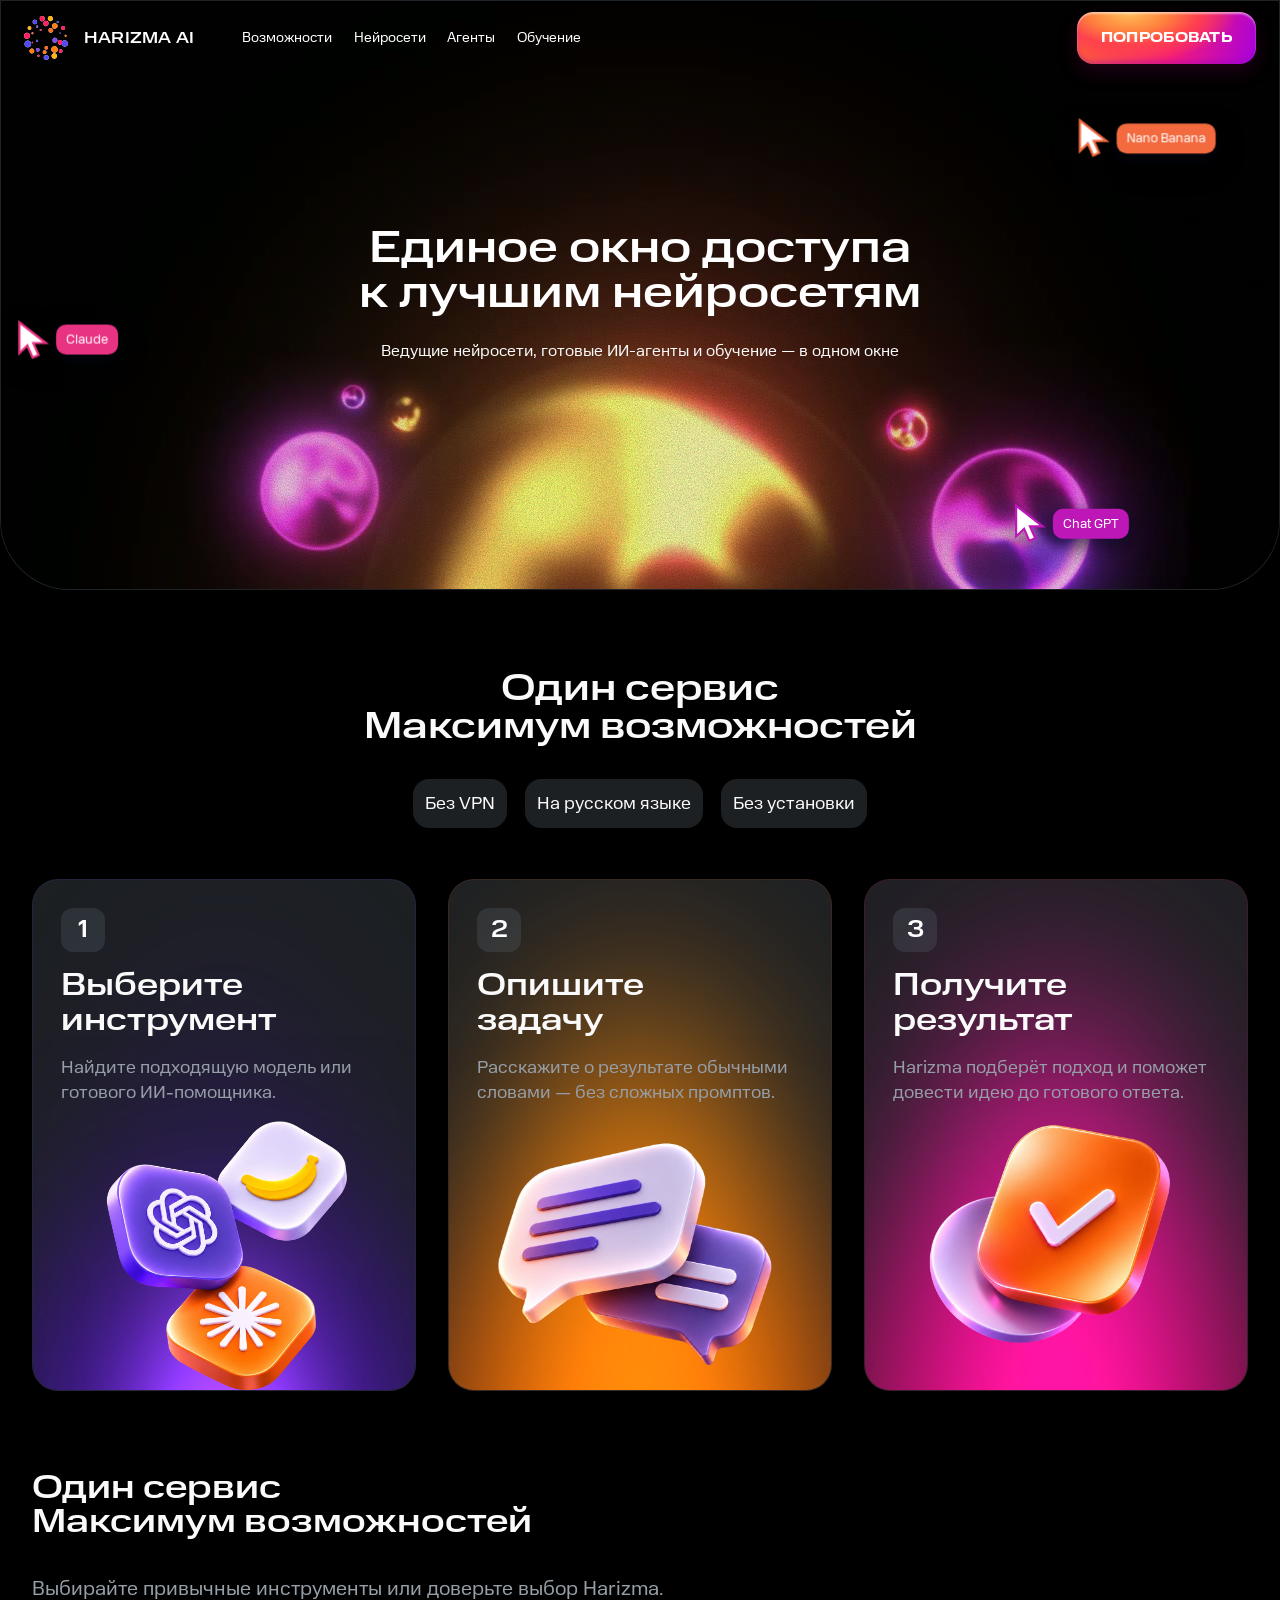
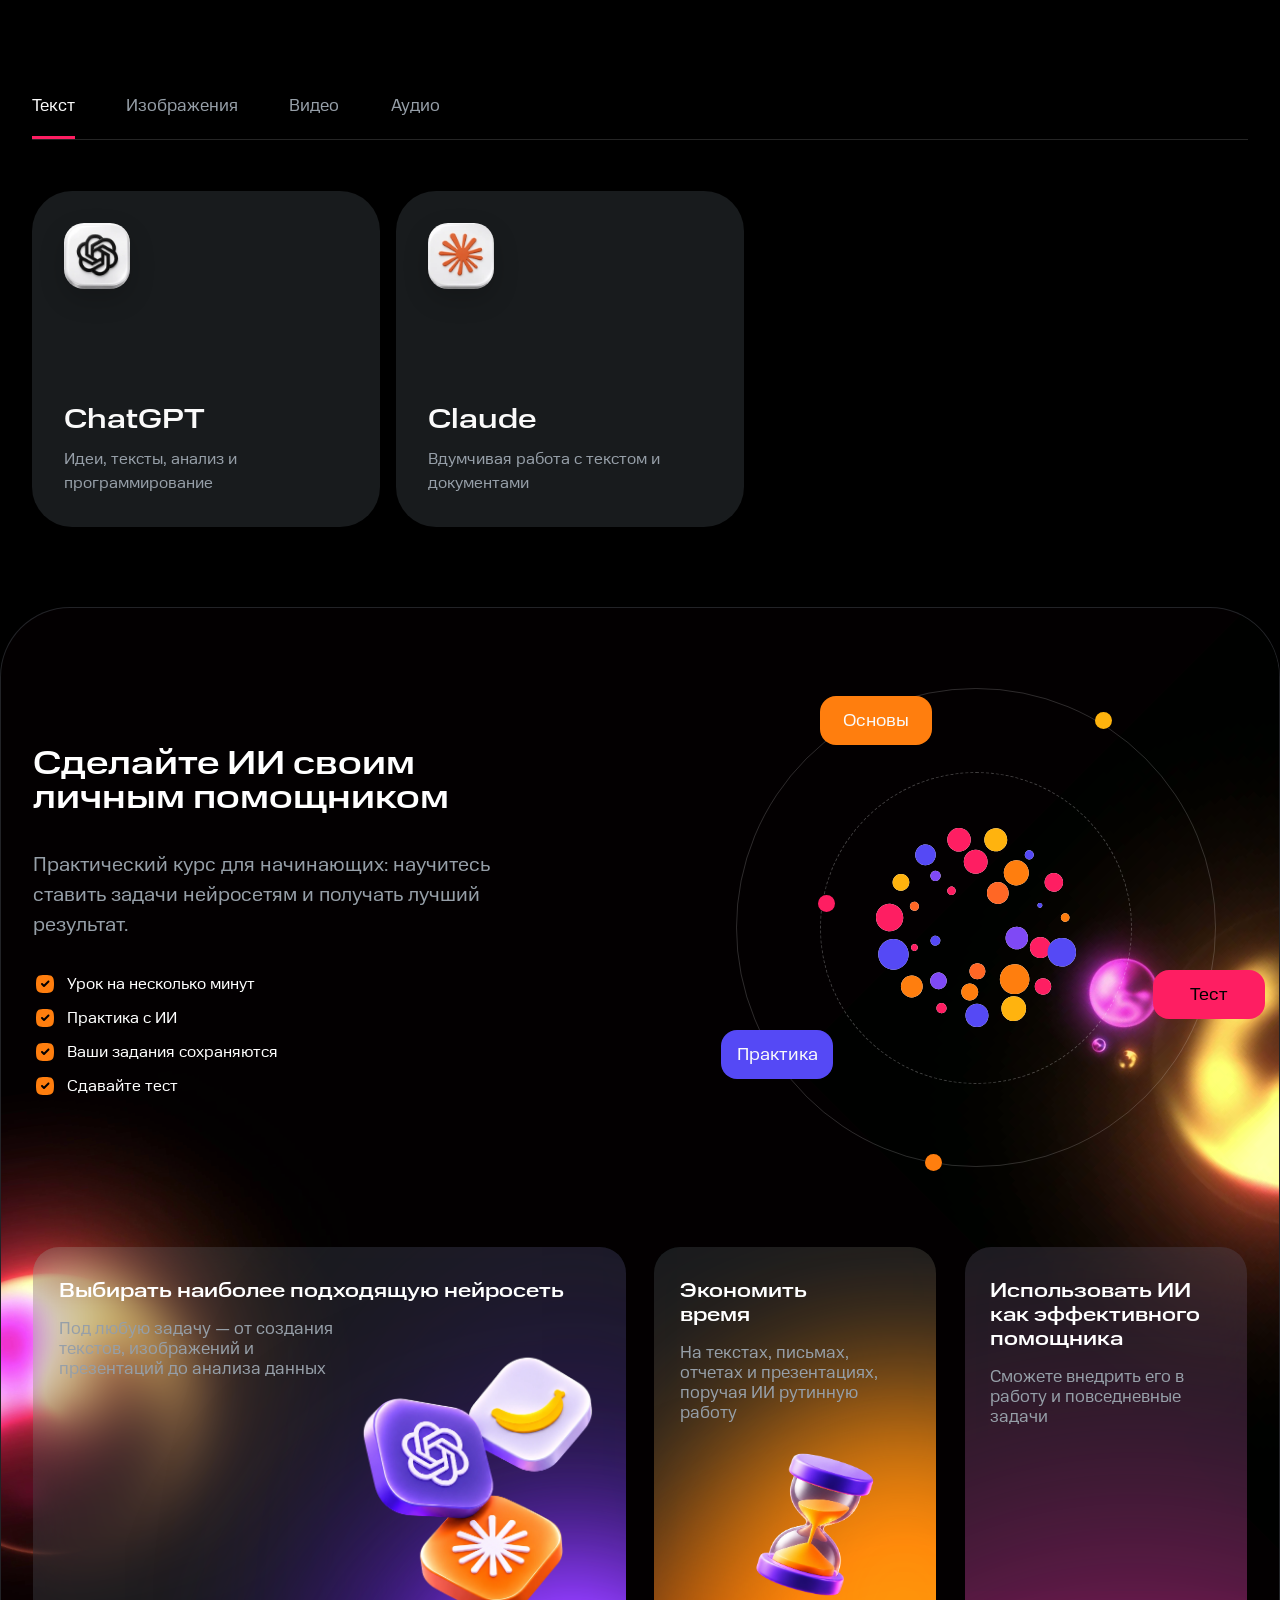
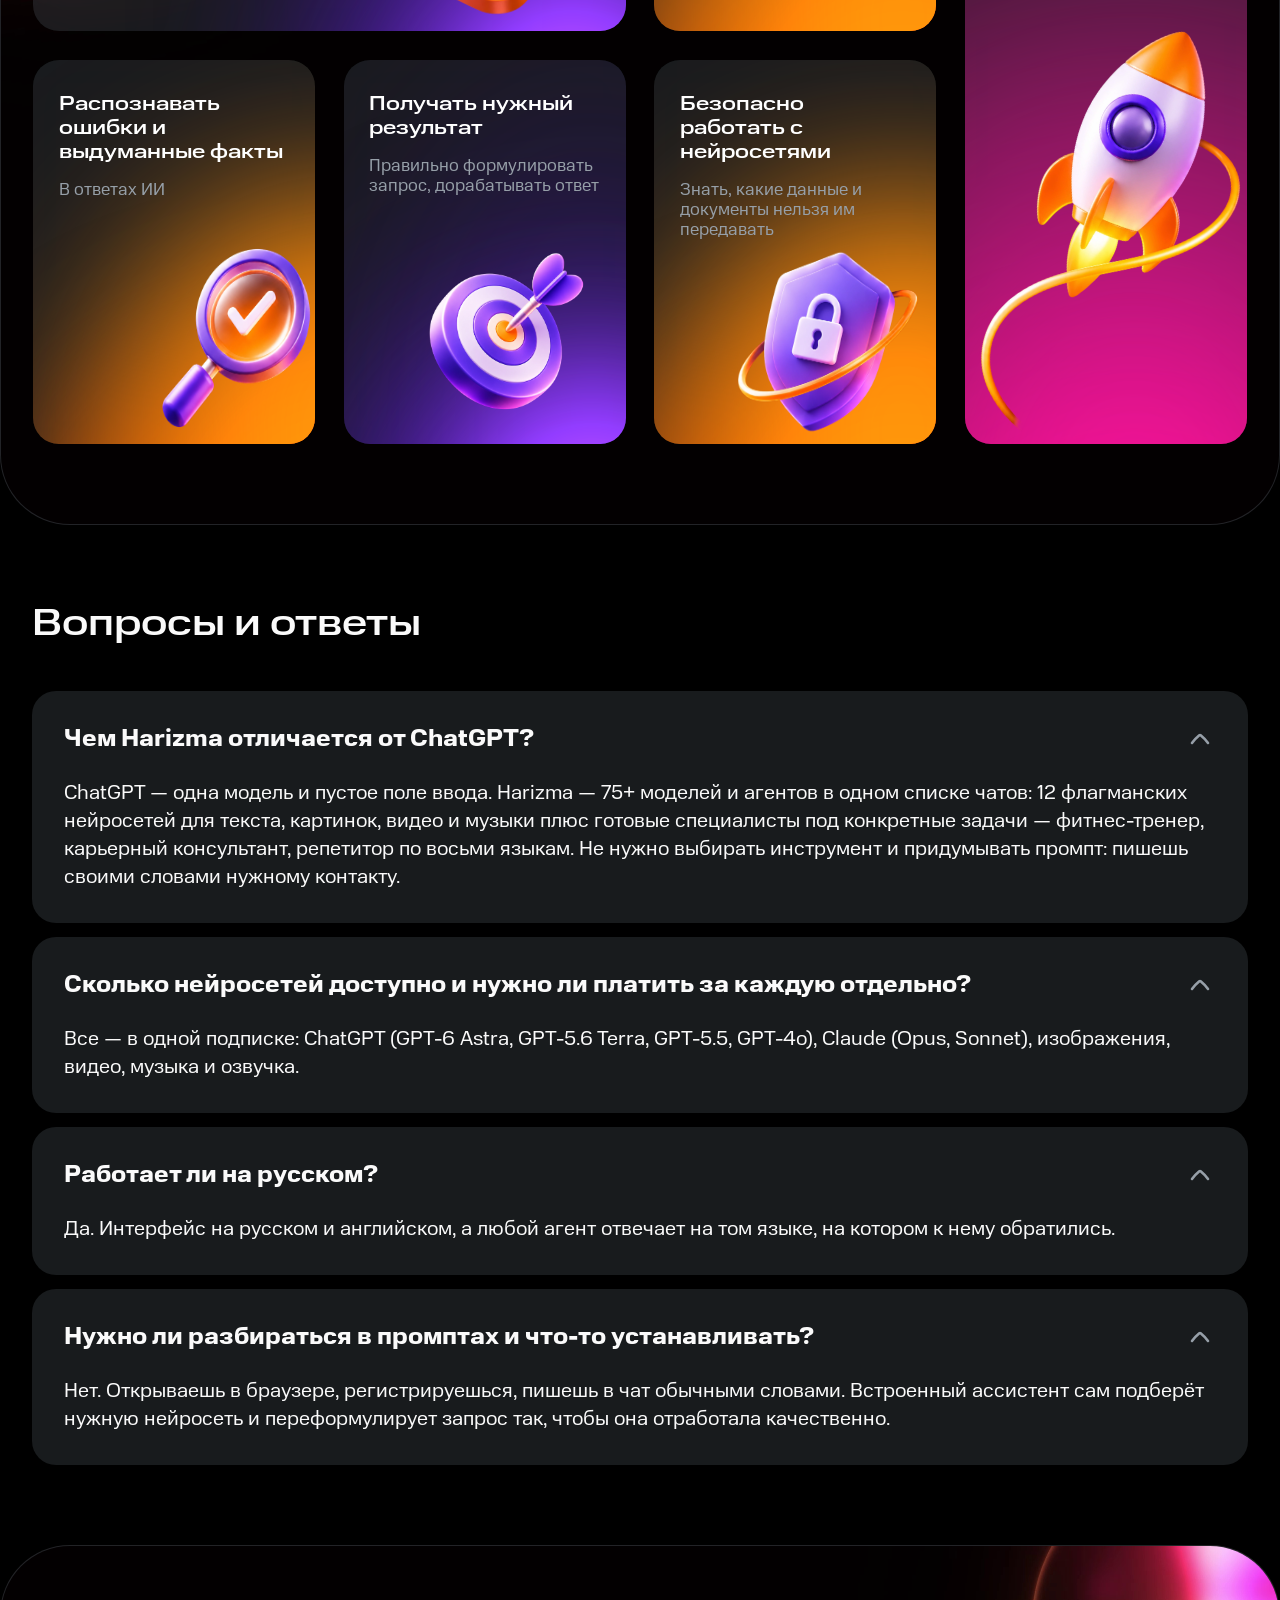
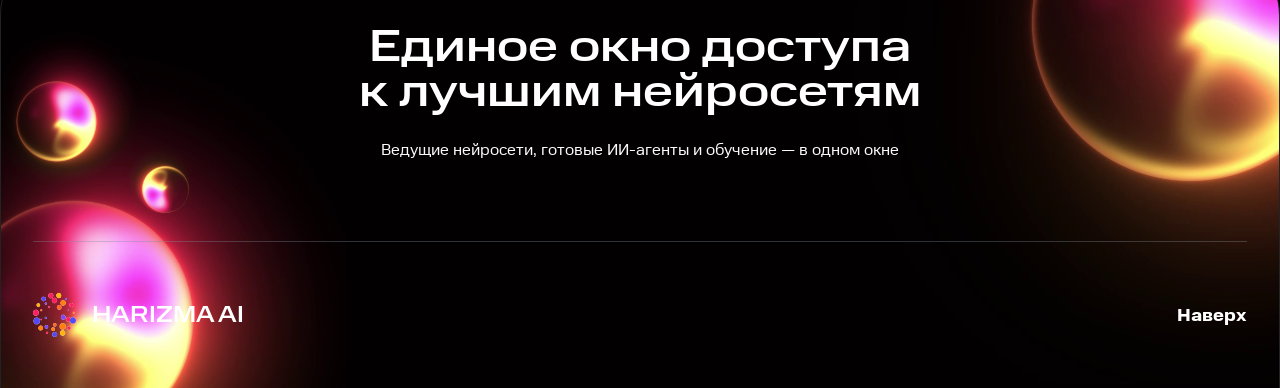
<file: index.html>
<!doctype html><html lang="ru"><head><meta charset="utf-8"><meta name="viewport" content="width=device-width,initial-scale=1"><title>Harizma AI</title><meta name="description" content="Нейросети, агенты и обучение в одном пространстве."><link rel="stylesheet" href="style.css"><link rel="stylesheet" href="studio.css"><link rel="stylesheet" href="figma-rebuild.css"><link rel="stylesheet" href="figma-sections.css?v=ce09539"><link rel="stylesheet" href="concept-dark.css?v=2"></head><body class="figma-rebuild harizma-concept concept-dark">
<header class="nav"><div class="nav-inner"><a class="logo" href="#top"><img class="logo-mark" src="assets/concept-header-logo.svg" alt=""> <span>HARIZMA AI</span></a><nav aria-label="Основная навигация"><a href="#features">Возможности</a><a href="#models">Нейросети</a><a href="#agents">Агенты</a><a href="#learn">Обучение</a></nav><a class="nav-cta" href="#start">ПОПРОБОВАТЬ</a></div></header>
<main id="top"><section class="studio-hero" aria-labelledby="studio-title">
  <div class="studio-atmosphere" aria-hidden="true"></div>
  <video class="studio-video" autoplay muted loop playsinline preload="auto" poster="balls-02-poster.jpg" aria-hidden="true"><source src="balls-03-web.mp4" type="video/mp4"></video>
  <div class="studio-stars" aria-hidden="true"></div>
  <div class="studio-content">
    
    <h1 id="studio-title">Единое окно доступа<br>к лучшим нейросетям</h1>
    <p class="studio-lead">Ведущие нейросети, готовые ИИ-агенты и обучение — в одном окне</p>

  </div>
  <div class="agent-cursor cursor-one" aria-hidden="true"><img src="assets/concept-cursor-claude.svg" alt=""><span>Claude</span></div>
  <div class="agent-cursor cursor-two" aria-hidden="true"><img src="assets/concept-cursor-chatgpt.svg" alt=""><span>Chat GPT</span></div>
  <div class="agent-cursor cursor-three" aria-hidden="true"><img src="assets/concept-cursor-banana.svg" alt=""><span>Nano Banana</span></div>
</section>

<section class="f-steps" id="features"><div class="f-wrap"><h2>Один сервис<br>Максимум возможностей</h2><div class="f-pills"><span>Без VPN</span><span>На русском языке</span><span>Без установки</span></div><div class="f-step-grid">
  <article class="art-card violet"><div class="card-art" aria-hidden="true"><img class="card-glow glow-1" src="assets/concept-48920-ellipse1.svg" alt="" loading="lazy"><img class="card-glow glow-2" src="assets/concept-48920-ellipse3.svg" alt="" loading="lazy"><img class="card-glow glow-3" src="assets/concept-48920-ellipse2.svg" alt="" loading="lazy"><div class="art-frame"><img class="art-image" src="assets/steps-models.webp" alt="" loading="lazy"></div></div><div class="art-copy"><b class="f-number">1</b><h3>Выберите<br>инструмент</h3><p>Найдите подходящую модель или готового ИИ-помощника.</p></div></article>
  <article class="art-card orange"><div class="card-art" aria-hidden="true"><img class="card-glow glow-1" src="assets/concept-48920-ellipse4.svg" alt="" loading="lazy"><img class="card-glow glow-2" src="assets/concept-48920-ellipse6.svg" alt="" loading="lazy"><img class="card-glow glow-3" src="assets/concept-48920-ellipse5.svg" alt="" loading="lazy"><div class="art-frame"><img class="art-image" src="assets/steps-chat.webp" alt="" loading="lazy"></div></div><div class="art-copy"><b class="f-number">2</b><h3>Опишите<br>задачу</h3><p>Расскажите о результате обычными словами — без сложных промптов.</p></div></article>
  <article class="art-card pink"><div class="card-art" aria-hidden="true"><img class="card-glow glow-1" src="assets/concept-48920-ellipse7.svg" alt="" loading="lazy"><img class="card-glow glow-2" src="assets/concept-48920-ellipse9.svg" alt="" loading="lazy"><img class="card-glow glow-3" src="assets/concept-48920-ellipse8.svg" alt="" loading="lazy"><div class="art-frame"><img class="art-image" src="assets/steps-result.webp" alt="" loading="lazy"></div></div><div class="art-copy"><b class="f-number">3</b><h3>Получите<br>результат</h3><p>Harizma подберёт подход и поможет довести идею до готового ответа.</p></div></article>
</div></div></section>
<section class="f-models" id="models"><div class="f-wrap"><h2>Один сервис<br>Максимум возможностей</h2><p>Выбирайте привычные инструменты или доверьте выбор Harizma.</p><div class="f-model-tabs" role="group" aria-label="Формат работы"><button class="active" type="button" data-model="text" aria-pressed="true" aria-controls="model-cards">Текст</button><button type="button" data-model="images" aria-pressed="false" aria-controls="model-cards">Изображения</button><button type="button" data-model="video" aria-pressed="false" aria-controls="model-cards">Видео</button><button type="button" data-model="audio" aria-pressed="false" aria-controls="model-cards">Аудио</button></div><div class="f-model-cards" id="model-cards"><article><span class="f-model-icon model-chatgpt"><img src="assets/model-chatgpt.webp" alt=""></span><h3>ChatGPT</h3><p>Идеи, тексты, анализ и программирование</p></article><article><span class="f-model-icon model-claude"><img src="assets/model-claude.webp" alt=""></span><h3>Claude</h3><p>Вдумчивая работа с текстом и документами</p></article></div></div></section>
<section class="f-course" id="learn"><img class="f-orb f-course-orb-left" src="comp-1-poster.jpg" alt="" loading="lazy"><img class="f-orb f-course-orb-right" src="balls-02-poster.jpg" alt="" loading="lazy"><div class="f-wrap"><div class="f-course-copy"><h2>Сделайте ИИ своим<br>личным помощником</h2><p>Практический курс для начинающих: научитесь ставить задачи нейросетям и получать лучший результат.</p><ul><li>Урок на несколько минут</li><li>Практика с ИИ</li><li>Ваши задания сохраняются</li><li>Сдавайте тест</li></ul></div><div class="f-course-art" aria-hidden="true"><div class="f-course-ring"><img src="assets/course-logo.svg" alt=""></div><span>Основы</span><span>Тест</span><span>Практика</span><i></i><i></i><i></i></div></div>
<div class="f-wrap f-course-grid">
  <article class="art-card course-selection violet"><div class="card-art" aria-hidden="true"><img class="card-glow glow-1" src="assets/concept-49322-ellipse1.svg" alt="" loading="lazy"><img class="card-glow glow-2" src="assets/concept-49322-ellipse3.svg" alt="" loading="lazy"><img class="card-glow glow-3" src="assets/concept-49322-ellipse2.svg" alt="" loading="lazy"><div class="art-frame"><img class="art-image" src="assets/steps-models.webp" alt="" loading="lazy"></div></div><div class="art-copy"><h3>Выбирать наиболее подходящую нейросеть</h3><p>Под любую задачу — от создания текстов, изображений и презентаций до анализа данных</p></div></article>
  <article class="art-card course-errors orange"><div class="card-art" aria-hidden="true"><img class="card-glow glow-1" src="assets/concept-49322-ellipse4.svg" alt="" loading="lazy"><img class="card-glow glow-2" src="assets/concept-49322-ellipse6.svg" alt="" loading="lazy"><img class="card-glow glow-3" src="assets/concept-49322-ellipse5.svg" alt="" loading="lazy"><div class="art-frame"><img class="art-image" src="assets/course-search.webp" alt="" loading="lazy"></div></div><div class="art-copy"><h3>Распознавать ошибки и выдуманные факты</h3><p>В ответах ИИ</p></div></article>
  <article class="art-card course-results violet"><div class="card-art" aria-hidden="true"><img class="card-glow glow-1" src="assets/concept-49322-ellipse1.svg" alt="" loading="lazy"><img class="card-glow glow-2" src="assets/concept-49322-ellipse3.svg" alt="" loading="lazy"><img class="card-glow glow-3" src="assets/concept-49322-ellipse2.svg" alt="" loading="lazy"><div class="art-frame"><img class="art-image" src="assets/course-target.webp" alt="" loading="lazy"></div></div><div class="art-copy"><h3>Получать нужный результат</h3><p>Правильно формулировать запрос, дорабатывать ответ</p></div></article>
  <article class="art-card course-speed orange"><div class="card-art" aria-hidden="true"><img class="card-glow glow-1" src="assets/concept-49322-ellipse4.svg" alt="" loading="lazy"><img class="card-glow glow-2" src="assets/concept-49322-ellipse6.svg" alt="" loading="lazy"><img class="card-glow glow-3" src="assets/concept-49322-ellipse5.svg" alt="" loading="lazy"><div class="art-frame"><img class="art-image" src="assets/course-time.webp" alt="" loading="lazy"></div></div><div class="art-copy"><h3>Экономить<br>время</h3><p>На текстах, письмах, отчетах и презентациях, поручая ИИ рутинную работу</p></div></article>
  <article class="art-card course-privacy orange"><div class="card-art" aria-hidden="true"><img class="card-glow glow-1" src="assets/concept-49322-ellipse4.svg" alt="" loading="lazy"><img class="card-glow glow-2" src="assets/concept-49322-ellipse6.svg" alt="" loading="lazy"><img class="card-glow glow-3" src="assets/concept-49322-ellipse5.svg" alt="" loading="lazy"><div class="art-frame"><img class="art-image" src="assets/course-safety.webp" alt="" loading="lazy"></div></div><div class="art-copy"><h3>Безопасно работать с нейросетями</h3><p>Знать, какие данные и документы нельзя им передавать</p></div></article>
  <article class="art-card course-assistant pink"><div class="card-art" aria-hidden="true"><img class="card-glow glow-1" src="assets/concept-49322-ellipse7.svg" alt="" loading="lazy"><img class="card-glow glow-2" src="assets/concept-49322-ellipse9.svg" alt="" loading="lazy"><img class="card-glow glow-3" src="assets/concept-49322-ellipse8.svg" alt="" loading="lazy"><div class="art-frame"><img class="art-image" src="assets/course-rocket.webp" alt="" loading="lazy"></div></div><div class="art-copy"><h3>Использовать ИИ как эффективного помощника</h3><p>Сможете внедрить его в работу и повседневные задачи</p></div></article>
</div>
</section>
<section class="f-faq"><div class="f-wrap"><h2>Вопросы и ответы</h2><div class="f-faq-list">
<details id="agents" open><summary>Чем Harizma отличается от ChatGPT?</summary><p>ChatGPT — одна модель и пустое поле ввода. Harizma — 75+ моделей и агентов в одном списке чатов: 12 флагманских нейросетей для текста, картинок, видео и музыки плюс готовые специалисты под конкретные задачи — фитнес-тренер, карьерный консультант, репетитор по восьми языкам. Не нужно выбирать инструмент и придумывать промпт: пишешь своими словами нужному контакту.</p></details>
<details open><summary>Сколько нейросетей доступно и нужно ли платить за каждую отдельно?</summary><p>Все — в одной подписке: ChatGPT (GPT-6 Astra, GPT-5.6 Terra, GPT-5.5, GPT-4o), Claude (Opus, Sonnet), изображения, видео, музыка и озвучка.</p></details>
<details open><summary>Работает ли на русском?</summary><p>Да. Интерфейс на русском и английском, а любой агент отвечает на том языке, на котором к нему обратились.</p></details>
<details open><summary>Нужно ли разбираться в промптах и что-то устанавливать?</summary><p>Нет. Открываешь в браузере, регистрируешься, пишешь в чат обычными словами. Встроенный ассистент сам подберёт нужную нейросеть и переформулирует запрос так, чтобы она отработала качественно.</p></details>
</div></div></section>
<section class="f-final" id="start"><img class="f-orb f-final-orb-left" src="comp-1-poster.jpg" alt="" loading="lazy"><img class="f-orb f-final-orb-right" src="comp-1-poster.jpg" alt="" loading="lazy"><img class="f-orb f-final-orb-small" src="comp-1-poster.jpg" alt="" loading="lazy"><img class="f-orb f-final-orb-tiny" src="comp-1-poster.jpg" alt="" loading="lazy"><div class="f-wrap"><h2>Единое окно доступа<br>к лучшим нейросетям</h2><p>Ведущие нейросети, готовые ИИ-агенты и обучение — в одном окне</p><footer class="f-footer"><a class="f-footer-logo" href="#top"><img src="assets/harizma-logo.svg" alt="">HARIZMA AI</a><a href="#top">Наверх</a></footer></div></section>
</main><script src="figma-sections.js?v=dark-3457"></script><script src="script.js"></script><script src="studio.js?v=dark-3457"></script></body></html>
</file>
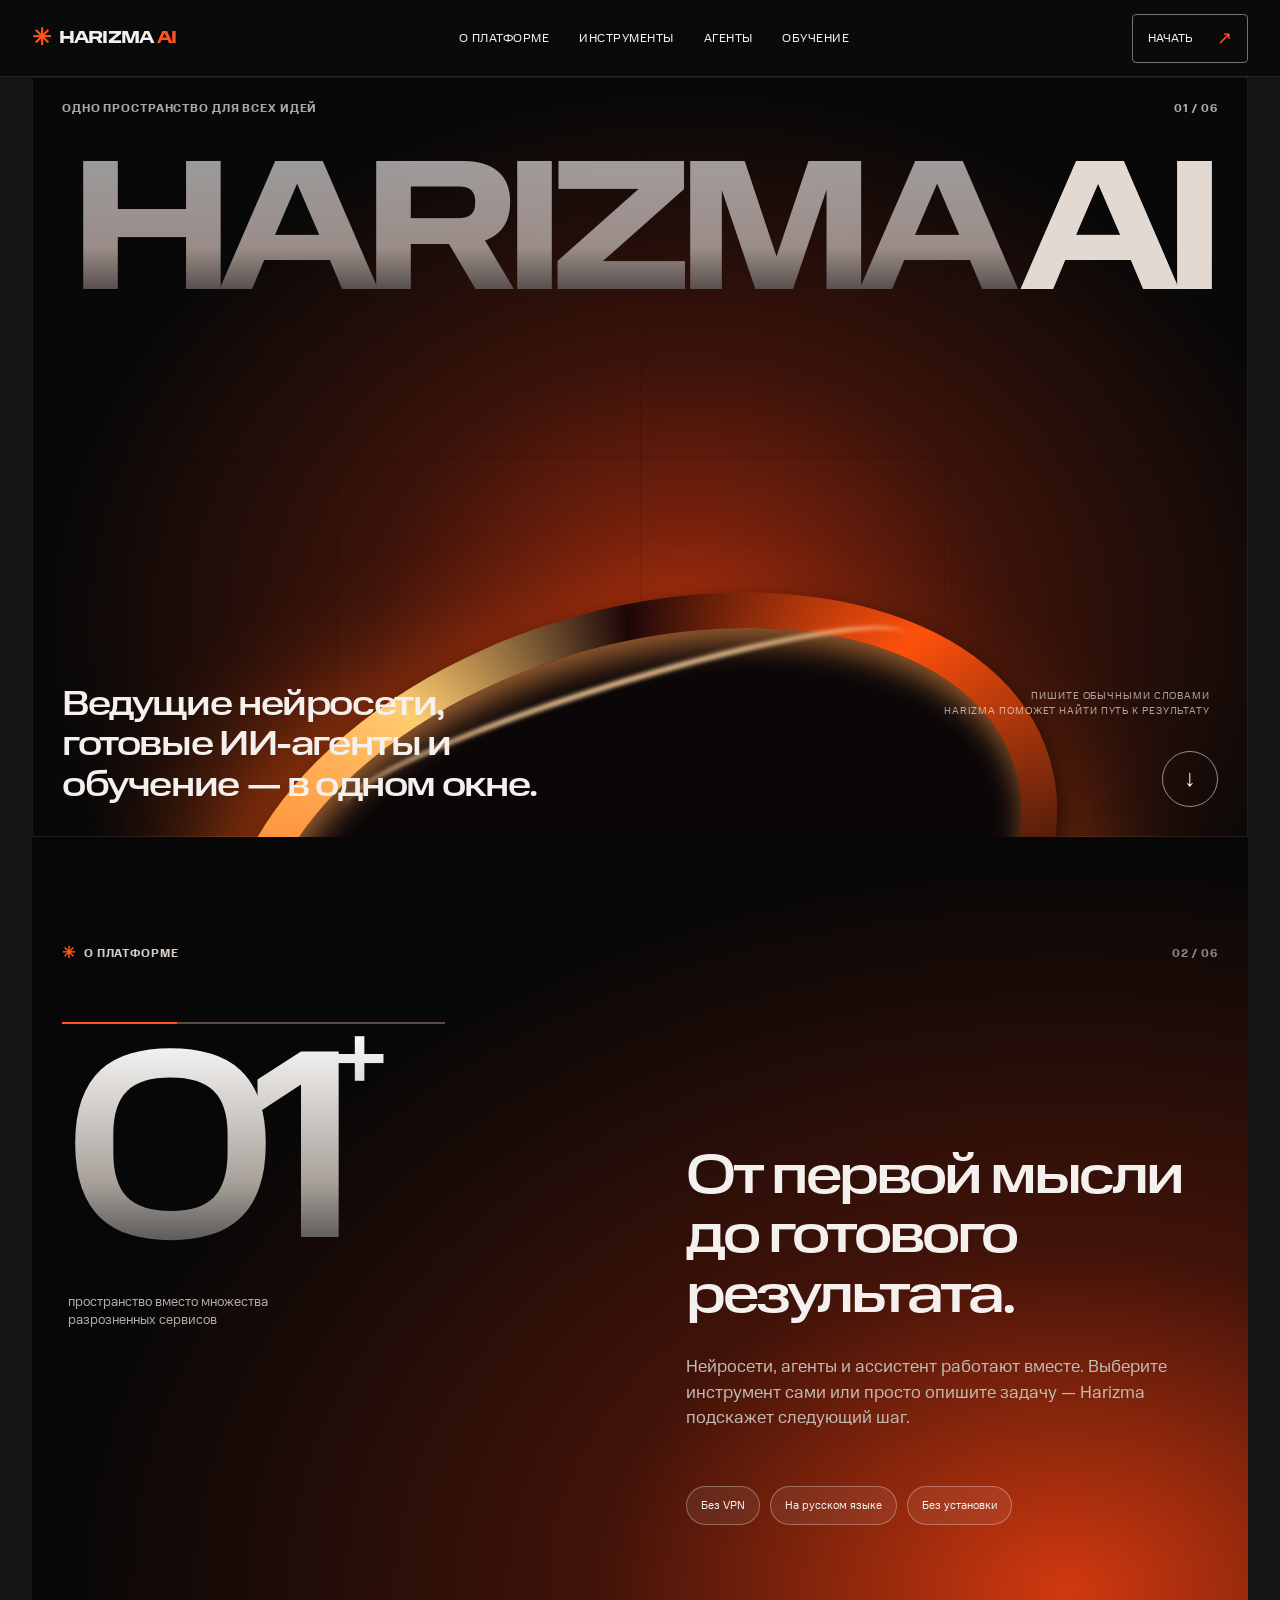
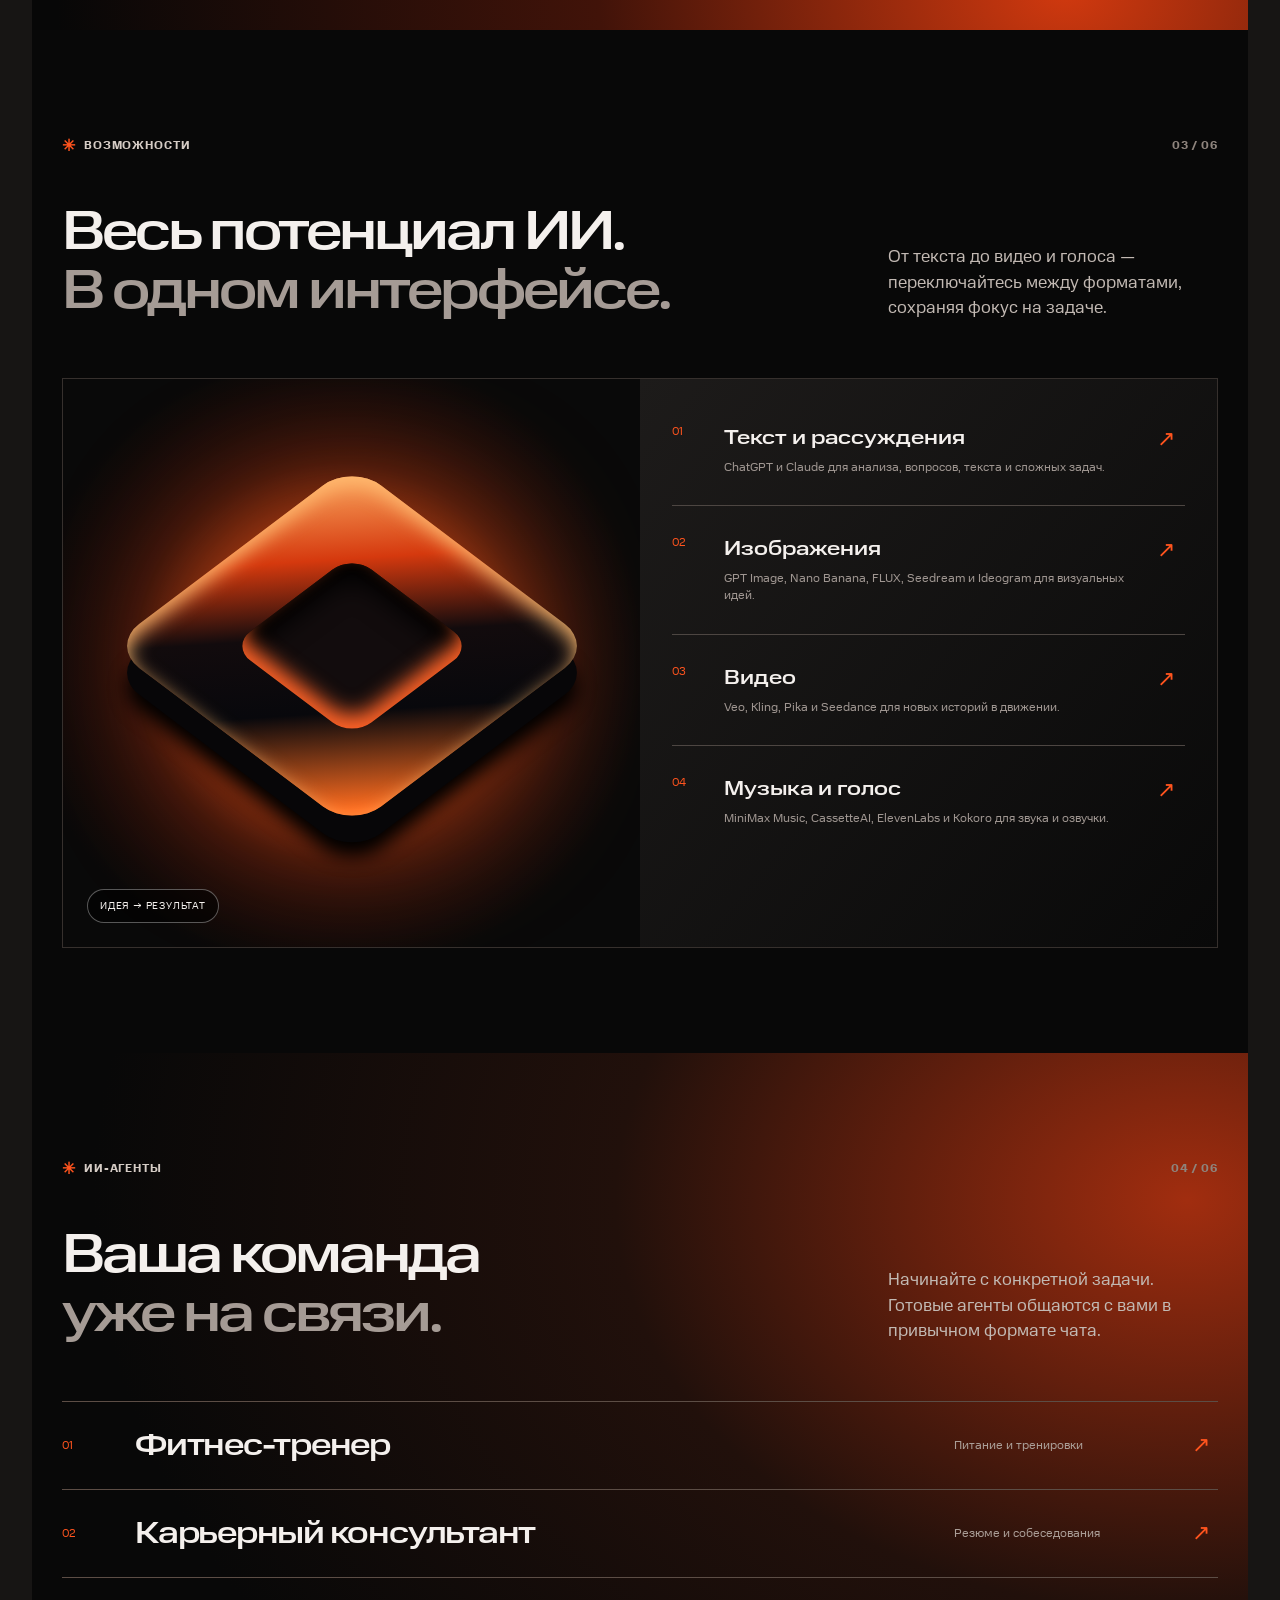
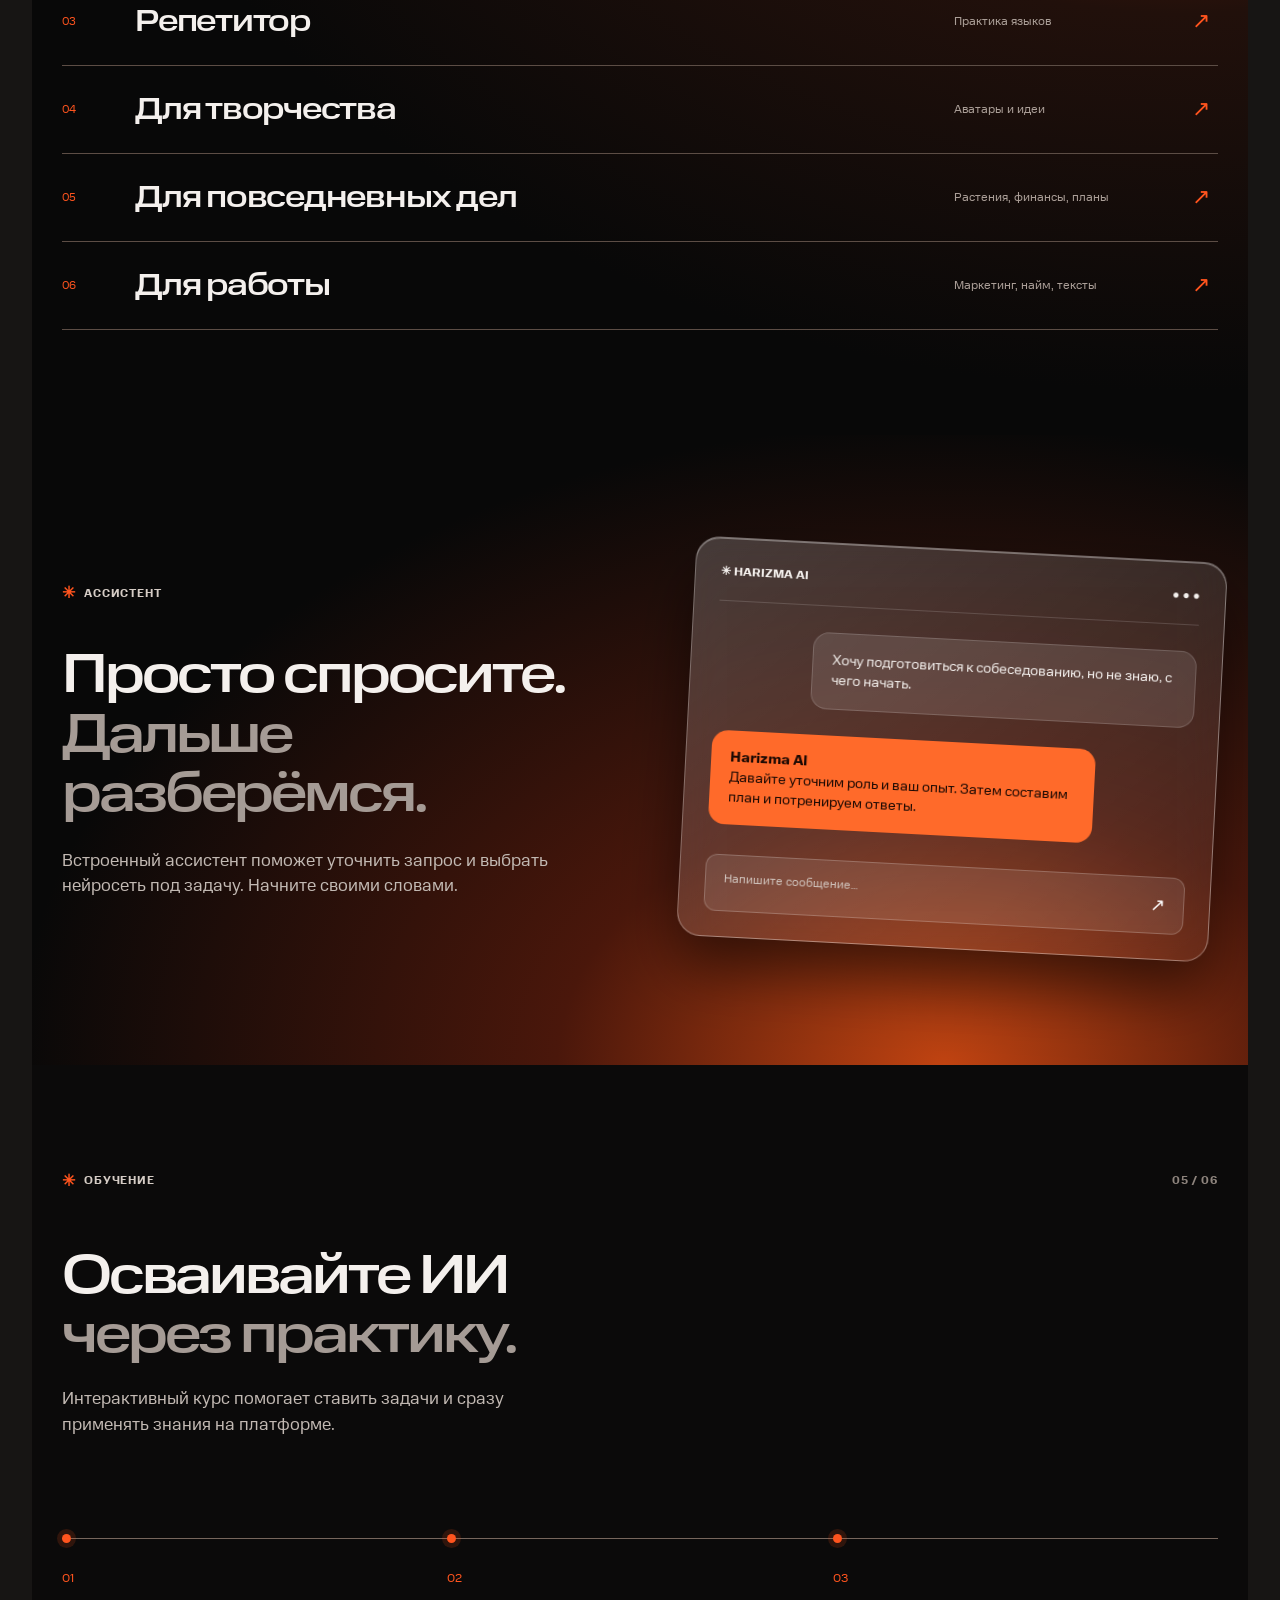
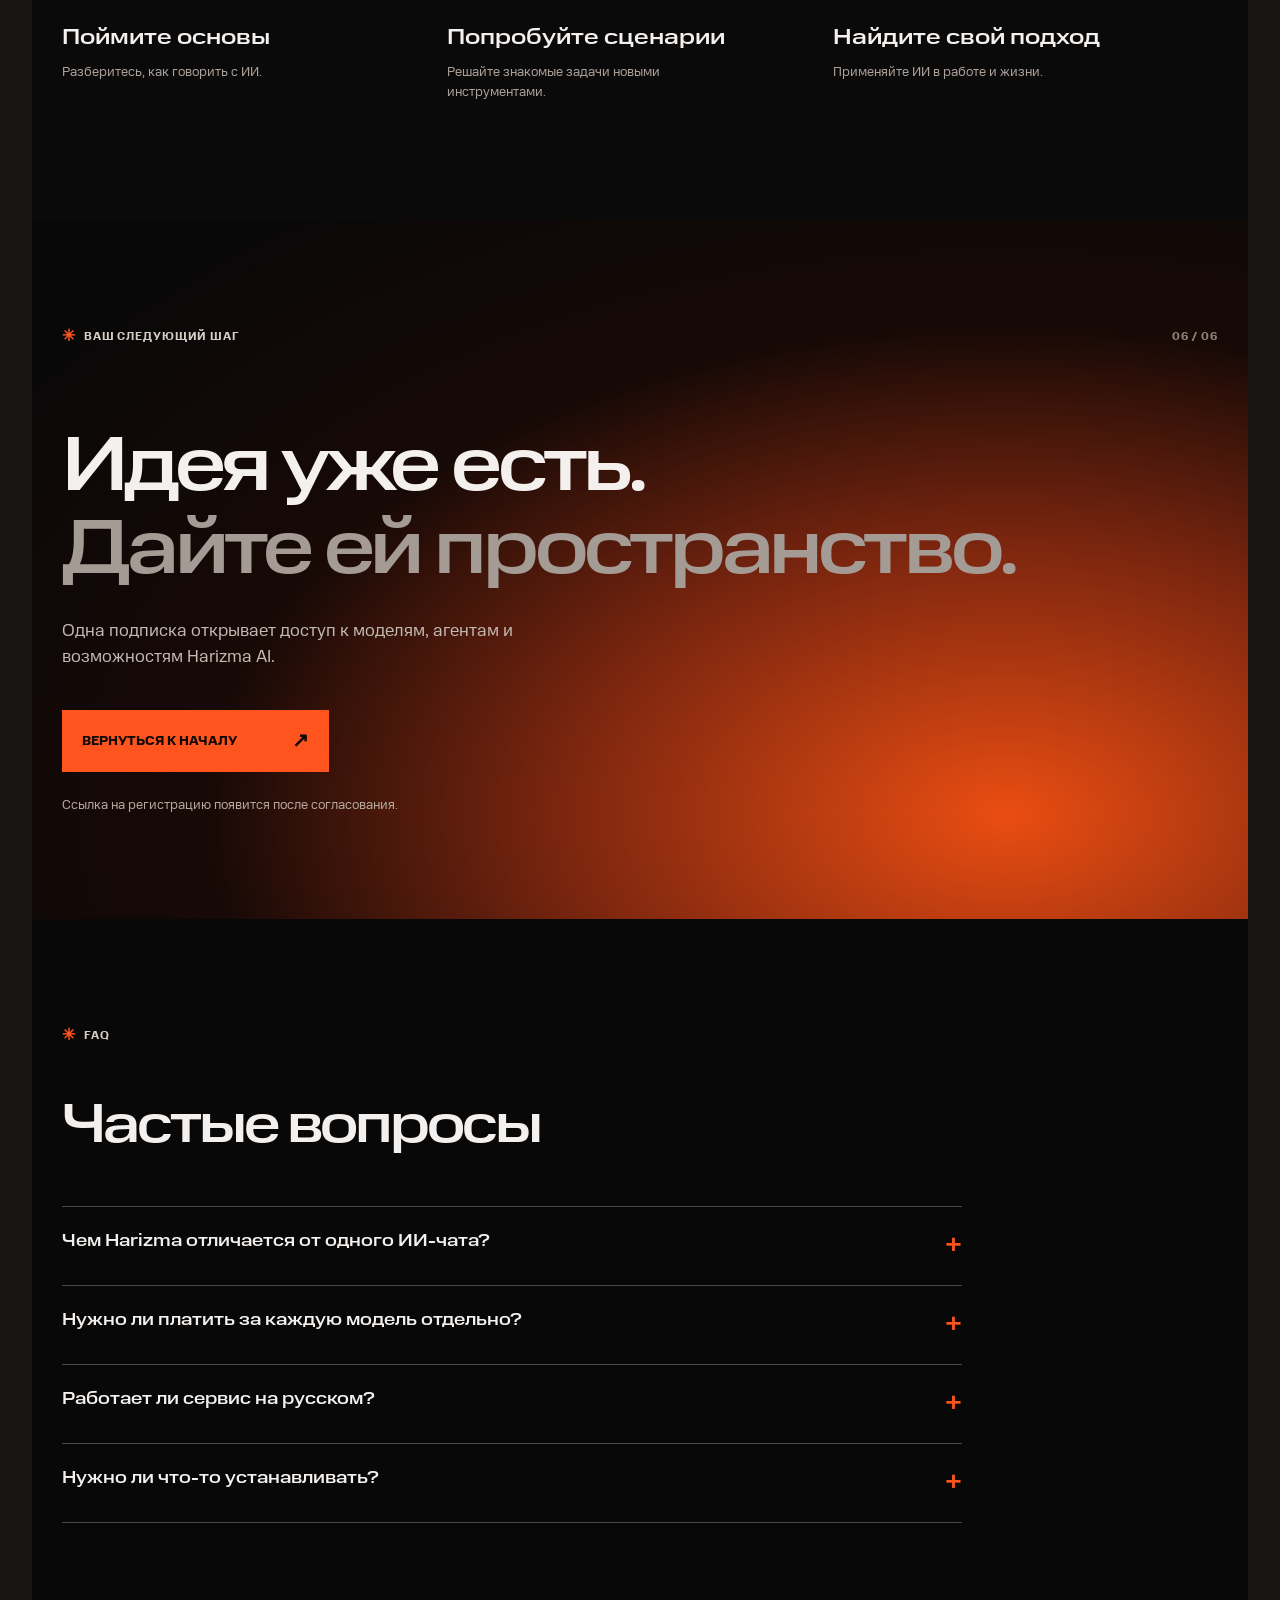
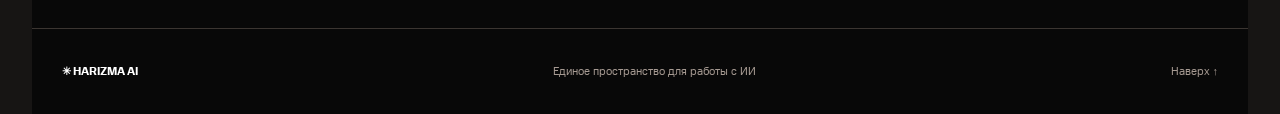
<file: dark.html>
<!doctype html>
<html lang="ru">
<head>
  <meta charset="utf-8">
  <meta name="viewport" content="width=device-width, initial-scale=1">
  <meta name="description" content="Harizma AI — нейросети, агенты и обучение в одном пространстве.">
  <title>Harizma AI — концепт / Obsidian</title>
  <link rel="stylesheet" href="dark.css">
</head>
<body>
  <header class="site-header">
    <div class="shell header-inner">
      <a class="wordmark" href="#top" aria-label="Harizma AI — наверх"><span class="symbol">✳</span> HARIZMA <em>AI</em></a>
      <nav aria-label="Основная навигация"><a href="#about">О платформе</a><a href="#tools">Инструменты</a><a href="#agents">Агенты</a><a href="#learn">Обучение</a></nav>
      <a class="header-cta" href="#start">Начать <span>↗</span></a>
    </div>
  </header>
  <main id="top">
    <section class="hero shell">
      <div class="hero-grid" aria-hidden="true"></div>
      <p class="hero-overline">ОДНО ПРОСТРАНСТВО ДЛЯ ВСЕХ ИДЕЙ <span>01 / 06</span></p>
      <h1>HARIZMA <span>AI</span></h1>
      <div class="hero-object" aria-hidden="true"><div class="hero-halo"></div><div class="hero-sphere"></div><div class="hero-ring"></div><div class="hero-glint"></div></div>
      <div class="hero-bottom"><p>Ведущие нейросети, готовые ИИ-агенты и обучение — в одном окне.</p><a href="#about" class="round-link" aria-label="Узнать больше о платформе">↓</a></div>
      <div class="hero-caption">ПИШИТЕ ОБЫЧНЫМИ СЛОВАМИ<br>HARIZMA ПОМОЖЕТ НАЙТИ ПУТЬ К РЕЗУЛЬТАТУ</div>
    </section>

    <section class="about shell" id="about">
      <div class="section-kicker"><span class="star">✳</span> О ПЛАТФОРМЕ <span class="section-no">02 / 06</span></div>
      <div class="about-layout"><div><div class="metric-rule"></div><div class="metric">01<span>+</span></div><p class="metric-note">пространство вместо множества разрозненных сервисов</p></div><div class="about-copy"><h2>От первой мысли<br>до готового результата.</h2><p>Нейросети, агенты и ассистент работают вместе. Выберите инструмент сами или просто опишите задачу — Harizma подскажет следующий шаг.</p><div class="about-qualities"><span>Без VPN</span><span>На русском языке</span><span>Без установки</span></div></div></div>
    </section>

    <section class="possibilities shell" id="tools">
      <div class="section-kicker"><span class="star">✳</span> ВОЗМОЖНОСТИ <span class="section-no">03 / 06</span></div>
      <div class="possibilities-head"><h2>Весь потенциал ИИ.<br><span>В одном интерфейсе.</span></h2><p>От текста до видео и голоса — переключайтесь между форматами, сохраняя фокус на задаче.</p></div>
      <div class="tool-composition"><div class="tool-sculpture" aria-hidden="true"><div class="sculpture-aura"></div><div class="sculpture-diamond"><div class="sculpture-inner"></div></div><span class="sculpture-label">ИДЕЯ → РЕЗУЛЬТАТ</span></div><div class="tool-list"><article><span class="tool-index">01</span><div><h3>Текст и рассуждения</h3><p>ChatGPT и Claude для анализа, вопросов, текста и сложных задач.</p></div><span class="tool-arrow">↗</span></article><article><span class="tool-index">02</span><div><h3>Изображения</h3><p>GPT Image, Nano Banana, FLUX, Seedream и Ideogram для визуальных идей.</p></div><span class="tool-arrow">↗</span></article><article><span class="tool-index">03</span><div><h3>Видео</h3><p>Veo, Kling, Pika и Seedance для новых историй в движении.</p></div><span class="tool-arrow">↗</span></article><article><span class="tool-index">04</span><div><h3>Музыка и голос</h3><p>MiniMax Music, CassetteAI, ElevenLabs и Kokoro для звука и озвучки.</p></div><span class="tool-arrow">↗</span></article></div></div>
    </section>

    <section class="agents shell" id="agents"><div class="section-kicker"><span class="star">✳</span> ИИ-АГЕНТЫ <span class="section-no">04 / 06</span></div><div class="agents-intro"><h2>Ваша команда<br><span>уже на связи.</span></h2><p>Начинайте с конкретной задачи. Готовые агенты общаются с вами в привычном формате чата.</p></div><div class="agent-lines"><div><span>01</span><h3>Фитнес-тренер</h3><p>Питание и тренировки</p><b>↗</b></div><div><span>02</span><h3>Карьерный консультант</h3><p>Резюме и собеседования</p><b>↗</b></div><div><span>03</span><h3>Репетитор</h3><p>Практика языков</p><b>↗</b></div><div><span>04</span><h3>Для творчества</h3><p>Аватары и идеи</p><b>↗</b></div><div><span>05</span><h3>Для повседневных дел</h3><p>Растения, финансы, планы</p><b>↗</b></div><div><span>06</span><h3>Для работы</h3><p>Маркетинг, найм, тексты</p><b>↗</b></div></div></section>

    <section class="assistant shell"><div class="assistant-copy"><div class="section-kicker"><span class="star">✳</span> АССИСТЕНТ</div><h2>Просто спросите.<br><span>Дальше разберёмся.</span></h2><p>Встроенный ассистент поможет уточнить запрос и выбрать нейросеть под задачу. Начните своими словами.</p></div><div class="chat-scene" aria-label="Пример диалога с ассистентом"><div class="chat-top"><span>✳ HARIZMA AI</span><span>● ● ●</span></div><div class="chat-message from-user">Хочу подготовиться к собеседованию, но не знаю, с чего начать.</div><div class="chat-message from-ai"><strong>Harizma AI</strong><br>Давайте уточним роль и ваш опыт. Затем составим план и потренируем ответы.</div><div class="chat-input">Напишите сообщение… <span>↗</span></div></div></section>

    <section class="learn shell" id="learn"><div class="section-kicker"><span class="star">✳</span> ОБУЧЕНИЕ <span class="section-no">05 / 06</span></div><h2>Осваивайте ИИ<br><span>через практику.</span></h2><p class="learn-lead">Интерактивный курс помогает ставить задачи и сразу применять знания на платформе.</p><div class="learning-path"><div><span>01</span><h3>Поймите основы</h3><p>Разберитесь, как говорить с ИИ.</p></div><div><span>02</span><h3>Попробуйте сценарии</h3><p>Решайте знакомые задачи новыми инструментами.</p></div><div><span>03</span><h3>Найдите свой подход</h3><p>Применяйте ИИ в работе и жизни.</p></div></div></section>

    <section class="final-cta shell" id="start"><div class="section-kicker"><span class="star">✳</span> ВАШ СЛЕДУЮЩИЙ ШАГ <span class="section-no">06 / 06</span></div><h2>Идея уже есть.<br><span>Дайте ей пространство.</span></h2><p>Одна подписка открывает доступ к моделям, агентам и возможностям Harizma AI.</p><a href="#top" class="cta-button">Вернуться к началу <span>↗</span></a><small>Ссылка на регистрацию появится после согласования.</small></section>

    <section class="faq shell"><div class="section-kicker"><span class="star">✳</span> FAQ</div><h2>Частые вопросы</h2><div class="faq-list"><details><summary>Чем Harizma отличается от одного ИИ-чата?</summary><p>В одном интерфейсе собраны разные модели и готовые агенты под конкретные задачи. Ассистент помогает сформулировать запрос.</p></details><details><summary>Нужно ли платить за каждую модель отдельно?</summary><p>По материалам продукта, доступ к основным моделям объединён одной подпиской. Условия подписки нужно уточнить перед запуском.</p></details><details><summary>Работает ли сервис на русском?</summary><p>Да. Материалы описывают русский и английский интерфейс; агенты отвечают на языке обращения.</p></details><details><summary>Нужно ли что-то устанавливать?</summary><p>Нет. Сервис открывается в браузере и работает в привычном формате мессенджера.</p></details></div></section>
  </main>
  <footer class="shell"><span>✳ HARIZMA AI</span><span>Единое пространство для работы с ИИ</span><a href="#top">Наверх ↑</a></footer>
  <script src="script.js"></script>
</body>
</html>
</file>
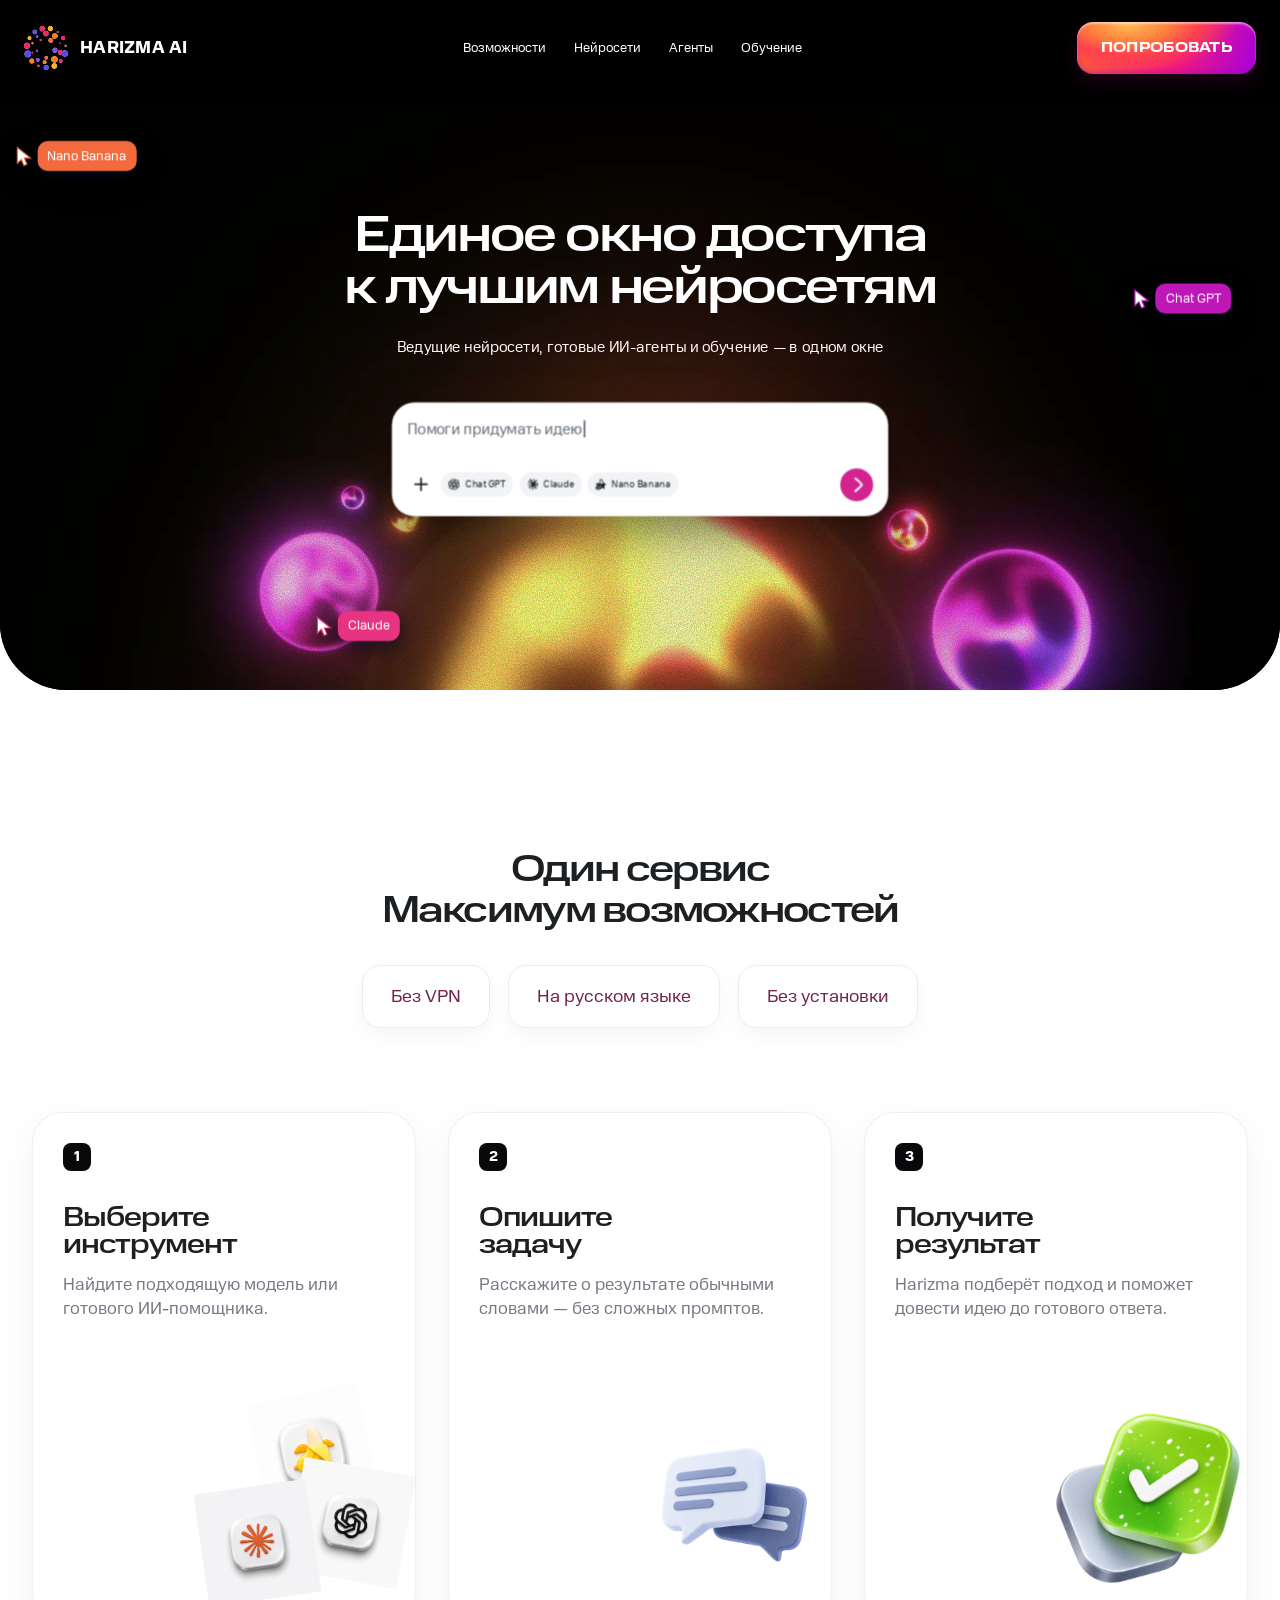
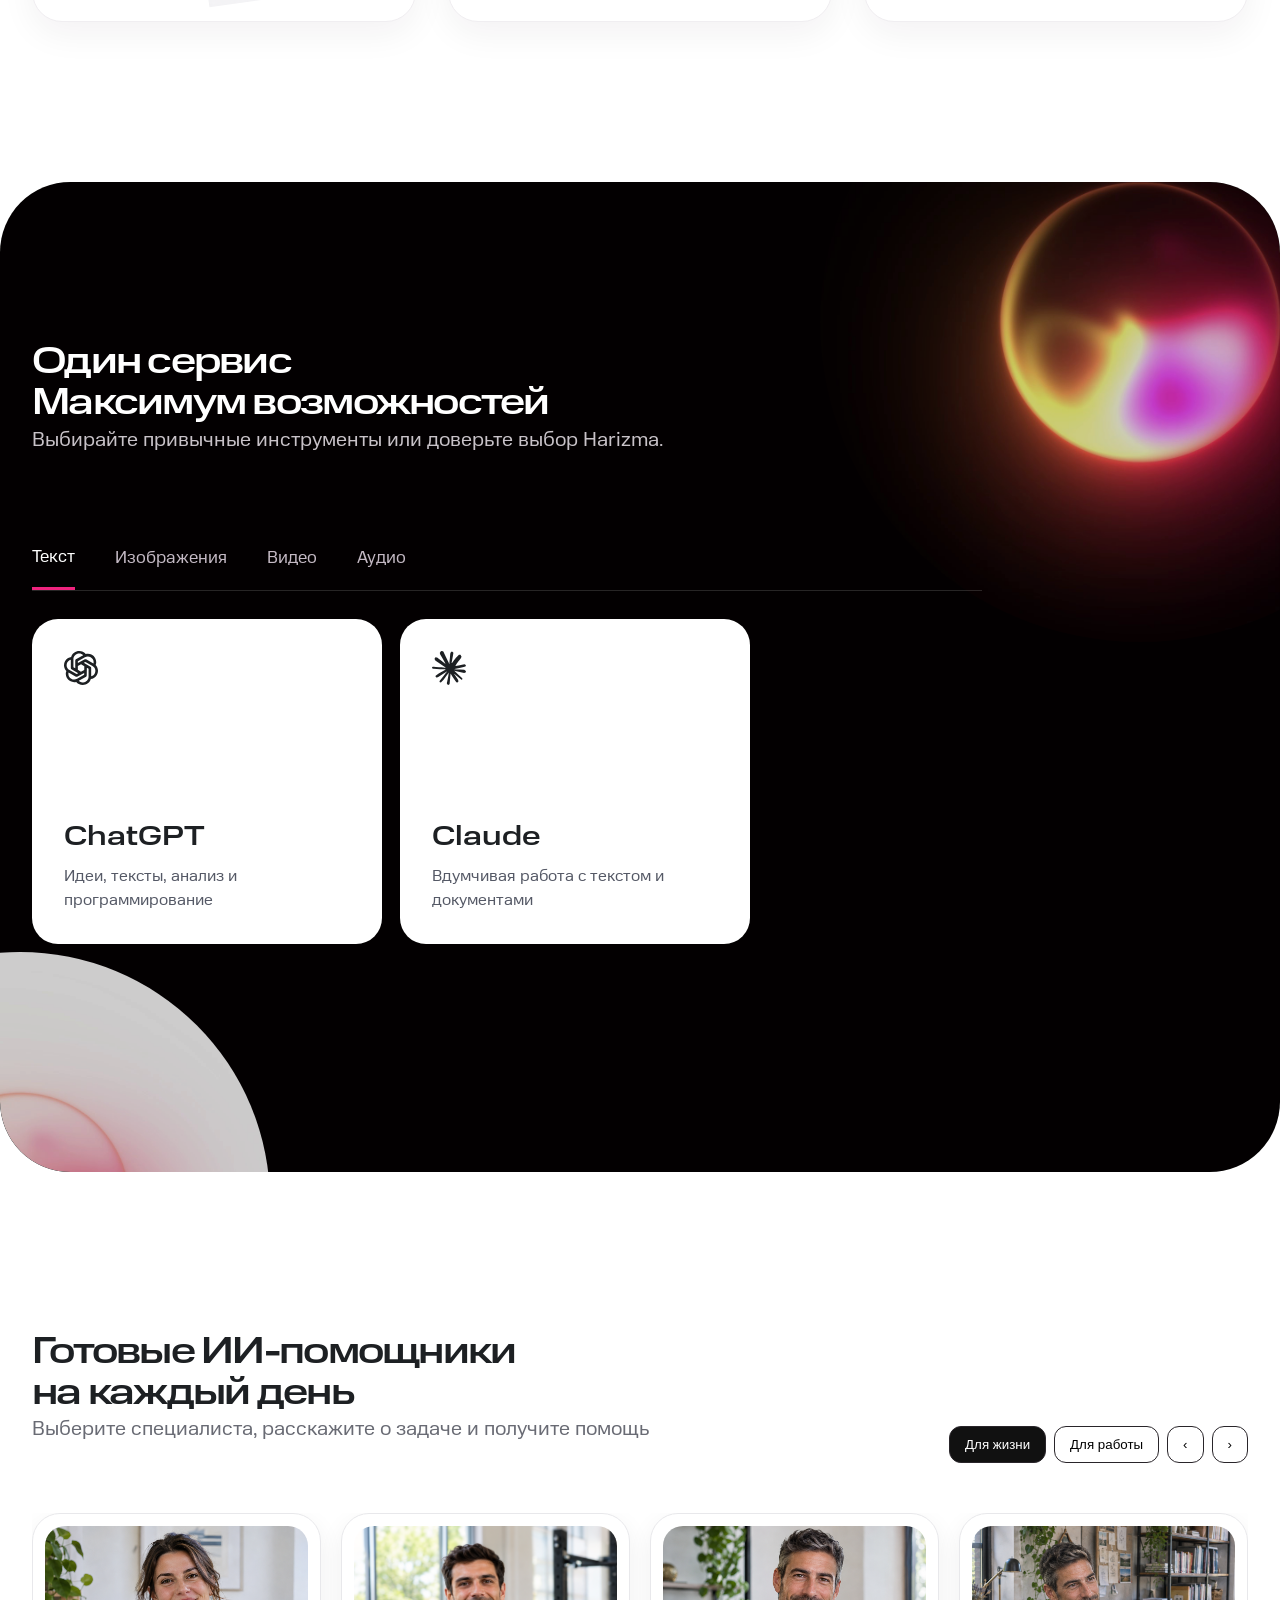
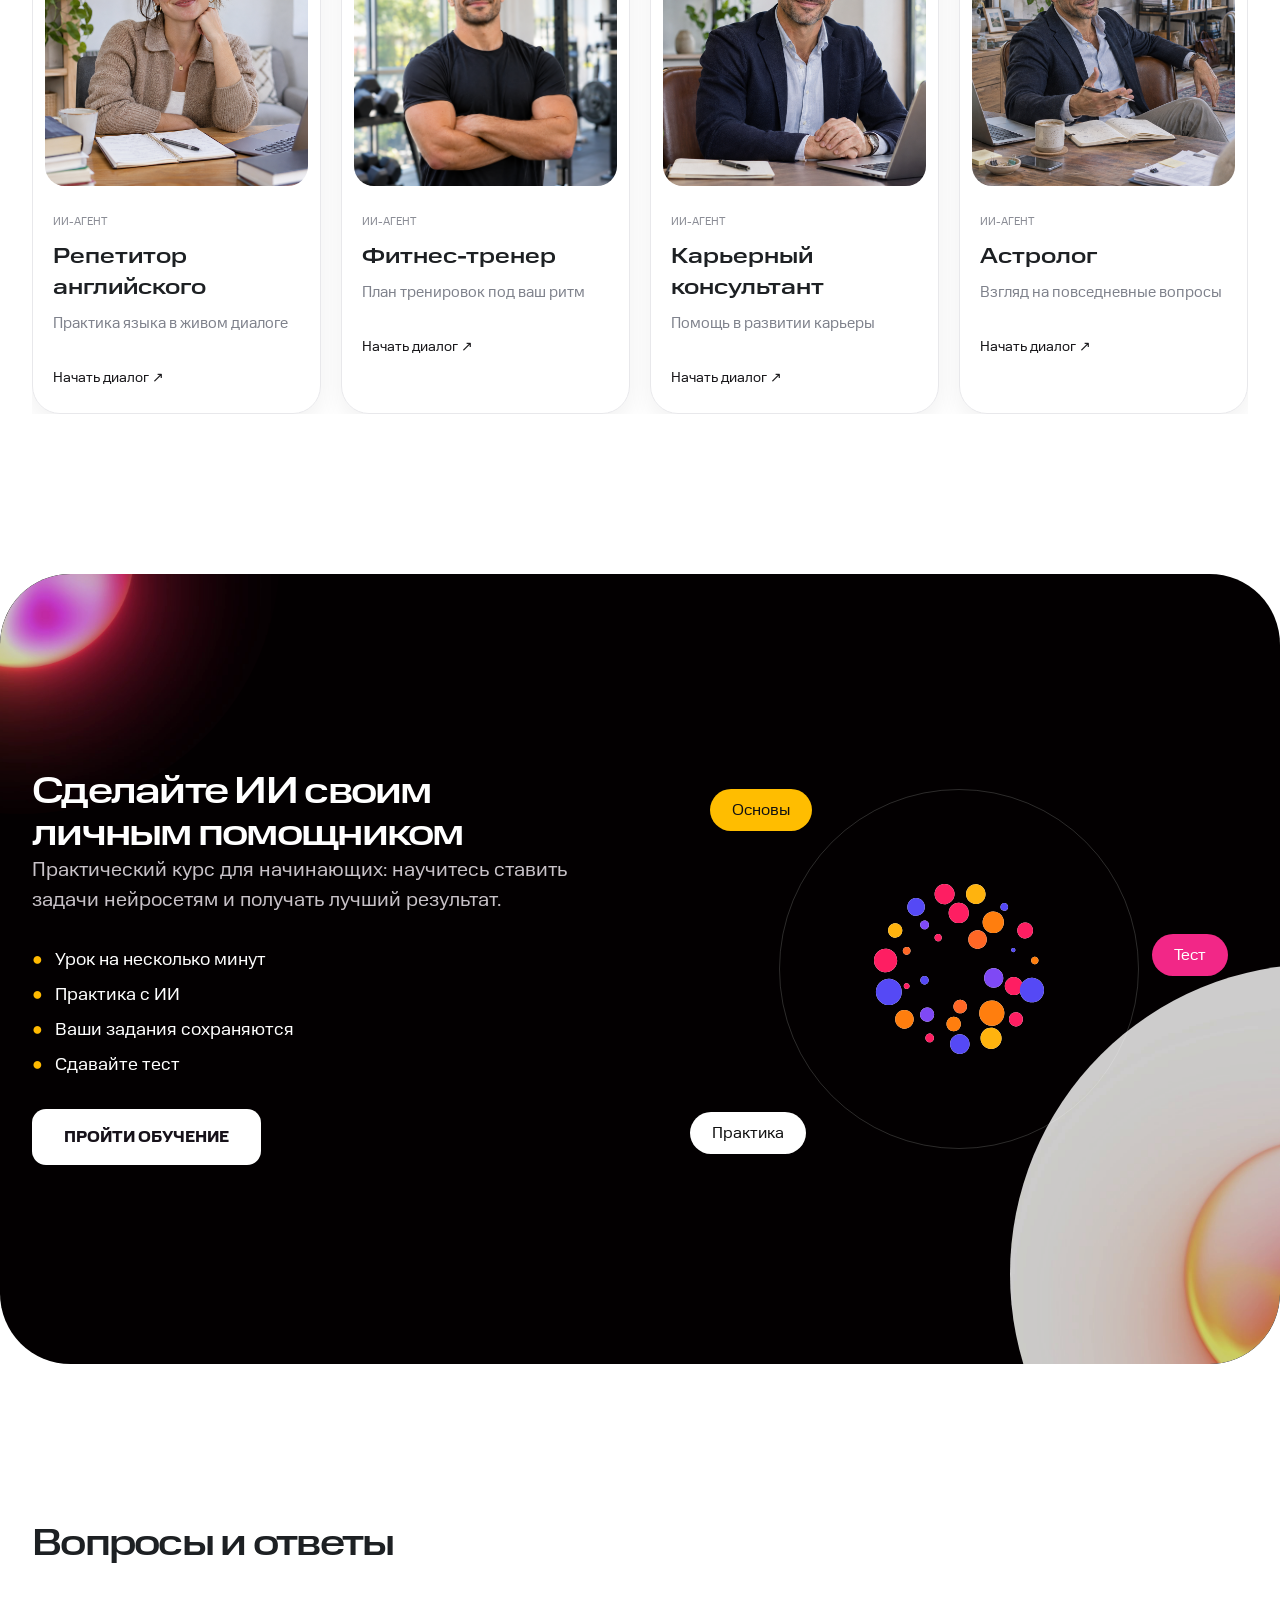
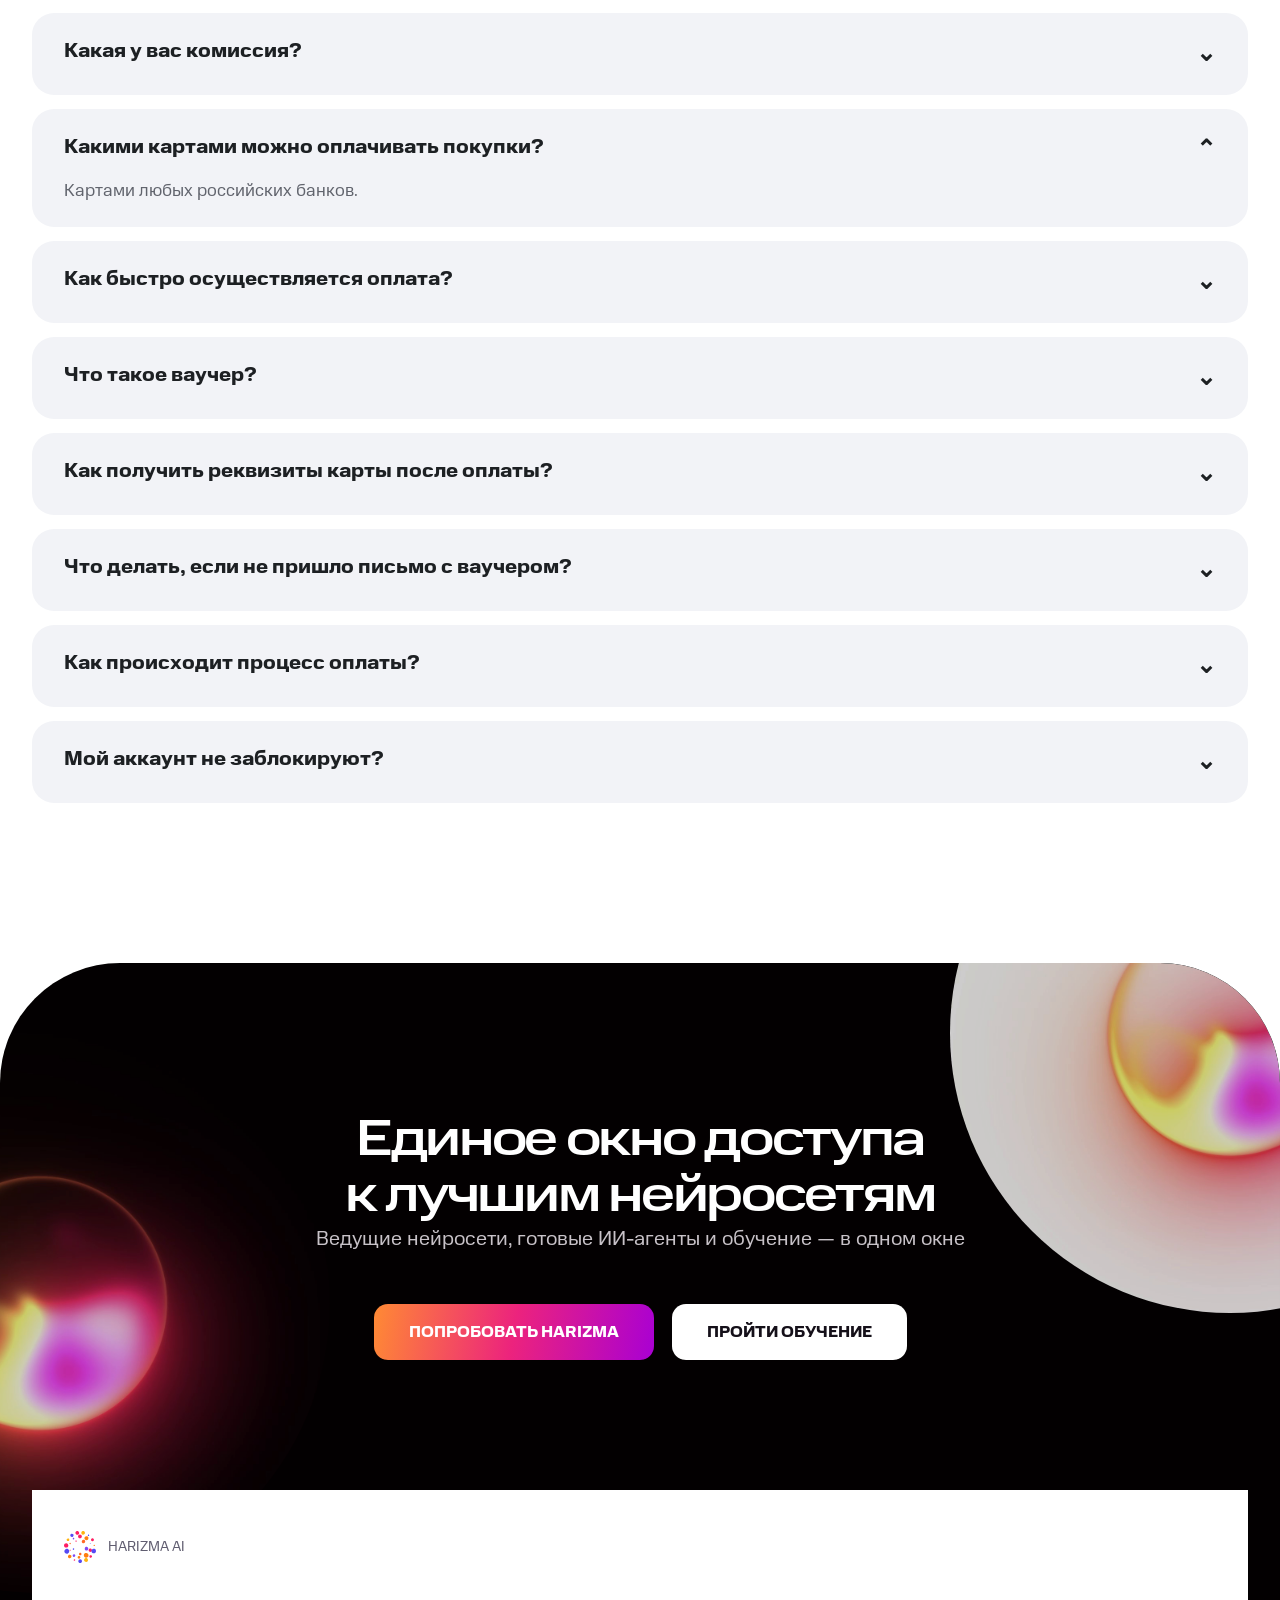
<file: figma-rebuild.html>
<!doctype html><html lang="ru"><head><meta charset="utf-8"><meta name="viewport" content="width=device-width,initial-scale=1"><title>Harizma AI — версия по Figma</title><meta name="description" content="Нейросети, агенты и обучение в одном пространстве."><link rel="stylesheet" href="style.css"><link rel="stylesheet" href="studio.css"><link rel="stylesheet" href="figma-rebuild.css"><link rel="stylesheet" href="figma-sections.css"></head><body class="figma-rebuild">
<header class="nav"><div class="nav-inner"><a class="logo" href="#top"><img class="logo-mark" src="assets/misc.svg" alt=""> <span>HARIZMA AI</span></a><nav aria-label="Основная навигация"><a href="#features">Возможности</a><a href="#models">Нейросети</a><a href="#agents">Агенты</a><a href="#learn">Обучение</a></nav><a class="nav-cta" href="#start">ПОПРОБОВАТЬ</a></div></header>
<main id="top"><section class="studio-hero" aria-labelledby="studio-title">
  <div class="studio-atmosphere" aria-hidden="true"></div>
  <video class="studio-video" autoplay muted loop playsinline preload="auto" poster="balls-03-poster.jpg" aria-hidden="true"><source src="balls-03-web.mp4" type="video/mp4"></video>
  <div class="studio-stars" aria-hidden="true"></div>
  <div class="studio-content">
    
    <h1 id="studio-title">Единое окно доступа<br>к лучшим нейросетям</h1>
    <p class="studio-lead">Ведущие нейросети, готовые ИИ-агенты и обучение — в одном окне</p>
    <form class="prompt-box" id="prompt-box">
      <label class="sr-only" for="prompt-input">Ваш запрос для Harizma AI</label>
      <div class="prompt-entry"><textarea id="prompt-input" rows="2" placeholder=" "></textarea><span class="typed-prompt" aria-hidden="true"></span></div>
      <div class="prompt-toolbar"><div class="prompt-tools"><span class="prompt-plus" aria-hidden="true"><img src="assets/plus.svg" alt=""></span><span><img src="assets/chatgpt.svg" alt="">Chat GPT</span><span><img src="assets/claude.svg" alt="">Claude</span><span><img src="assets/banana.svg" alt="">Nano Banana</span></div><button type="submit" aria-label="Отправить запрос"><img src="assets/send.svg" alt=""</button></div>
    </form>
    <p class="prompt-note" id="prompt-note" aria-live="polite"></p>
  </div>
  <div class="agent-cursor cursor-one" aria-hidden="true"><img src="assets/cursor-claude.svg" alt=""><span>Claude</span></div>
  <div class="agent-cursor cursor-two" aria-hidden="true"><img src="assets/cursor-chatgpt.svg" alt=""><span>Chat GPT</span></div>
  <div class="agent-cursor cursor-three" aria-hidden="true"><img src="assets/cursor-banana.svg" alt=""><span>Nano Banana</span></div>
</section>

<section class="f-steps" id="features"><div class="f-wrap"><h2>Один сервис<br>Максимум возможностей</h2><div class="f-pills"><span>Без VPN</span><span>На русском языке</span><span>Без установки</span></div><div class="f-step-grid">
  <article><b class="f-number">1</b><h3>Выберите<br>инструмент</h3><p>Найдите подходящую модель или готового ИИ-помощника.</p><div class="f-step-icons"><img src="assets/figma-0-imgImage11.png" alt="" loading="lazy"><img src="assets/figma-0-imgImage12.png" alt="" loading="lazy"><img src="assets/figma-0-imgImage13.png" alt="" loading="lazy"></div></article>
  <article><b class="f-number">2</b><h3>Опишите<br>задачу</h3><p>Расскажите о результате обычными словами — без сложных промптов.</p><img src="assets/figma-0-imgImage.png" alt="Диалог" loading="lazy"></article>
  <article><b class="f-number">3</b><h3>Получите<br>результат</h3><p>Harizma подберёт подход и поможет довести идею до готового ответа.</p><img src="assets/figma-0-imgImage1.png" alt="Готовый результат" loading="lazy"></article>
</div></div></section>
<section class="f-models" id="models"><img class="f-orb f-orb-right" src="comp-1-poster.jpg" alt="" loading="lazy"><img class="f-orb f-orb-left" src="key-visual-frame.jpg" alt="" loading="lazy"><div class="f-wrap"><h2>Один сервис<br>Максимум возможностей</h2><p>Выбирайте привычные инструменты или доверьте выбор Harizma.</p><div class="f-model-tabs" role="tablist" aria-label="Формат работы"><button class="active" type="button" data-model="text">Текст</button><button type="button" data-model="images">Изображения</button><button type="button" data-model="video">Видео</button><button type="button" data-model="audio">Аудио</button></div><div class="f-model-cards" id="model-cards"><article><img src="assets/chatgpt.svg" alt=""><h3>ChatGPT</h3><p>Идеи, тексты, анализ и программирование</p></article><article><img src="assets/claude.svg" alt=""><h3>Claude</h3><p>Вдумчивая работа с текстом и документами</p></article></div></div></section>
<section class="f-agents" id="agents"><div class="f-wrap"><div class="f-agents-head"><div><h2>Готовые ИИ-помощники<br>на каждый день</h2><p>Выберите специалиста, расскажите о задаче и получите помощь</p></div><div class="f-agent-controls"><button class="active" type="button" data-agent-filter="all">Для жизни</button><button type="button" data-agent-filter="work">Для работы</button><button type="button" id="agents-prev" aria-label="Назад">‹</button><button type="button" id="agents-next" aria-label="Вперёд">›</button></div></div><div class="f-agent-track" id="agent-track">
  <article><img src="assets/figma-2-imgContainer.png" alt="Репетитор английского" loading="lazy"><small>ИИ-АГЕНТ</small><h3>Репетитор английского</h3><p>Практика языка в живом диалоге</p><a href="#top">Начать диалог ↗</a></article>
  <article><img src="assets/figma-2-imgContainer1.png" alt="Фитнес-тренер" loading="lazy"><small>ИИ-АГЕНТ</small><h3>Фитнес-тренер</h3><p>План тренировок под ваш ритм</p><a href="#top">Начать диалог ↗</a></article>
  <article><img src="assets/figma-2-imgContainer2.png" alt="Карьерный консультант" loading="lazy"><small>ИИ-АГЕНТ</small><h3>Карьерный консультант</h3><p>Помощь в развитии карьеры</p><a href="#top">Начать диалог ↗</a></article>
  <article><img src="assets/figma-2-imgContainer3.png" alt="Астролог" loading="lazy"><small>ИИ-АГЕНТ</small><h3>Астролог</h3><p>Взгляд на повседневные вопросы</p><a href="#top">Начать диалог ↗</a></article>
  <article><img src="assets/figma-2-imgContainer4.png" alt="Создатель аватаров" loading="lazy"><small>ИИ-АГЕНТ</small><h3>Создатель аватаров</h3><p>Новые образы и идеи</p><a href="#top">Начать диалог ↗</a></article>
</div></div></section>
<section class="f-course" id="learn"><img class="f-orb f-course-orb-left" src="comp-1-poster.jpg" alt="" loading="lazy"><img class="f-orb f-course-orb-right" src="key-visual-frame.jpg" alt="" loading="lazy"><div class="f-wrap"><div class="f-course-copy"><h2>Сделайте ИИ своим<br>личным помощником</h2><p>Практический курс для начинающих: научитесь ставить задачи нейросетям и получать лучший результат.</p><ul><li>Урок на несколько минут</li><li>Практика с ИИ</li><li>Ваши задания сохраняются</li><li>Сдавайте тест</li></ul><a href="#top">ПРОЙТИ ОБУЧЕНИЕ</a></div><div class="f-course-art" aria-hidden="true"><div class="f-course-ring"><img src="assets/misc.svg" alt=""></div><span>Основы</span><span>Тест</span><span>Практика</span></div></div></section>
<section class="f-faq"><div class="f-wrap"><h2>Вопросы и ответы</h2><div class="f-faq-list"><details><summary>Какая у вас комиссия?</summary><p>Условия оплаты и комиссии будут указаны перед оформлением подписки.</p></details><details open><summary>Какими картами можно оплачивать покупки?</summary><p>Картами любых российских банков.</p></details><details><summary>Как быстро осуществляется оплата?</summary><p>Сервис или подписка будут доступны уже в течение 15 минут после оплаты. В редких случаях — до 3 часов.</p></details><details><summary>Что такое ваучер?</summary><p>Ваучер — код для активации доступа к сервису.</p></details><details><summary>Как получить реквизиты карты после оплаты?</summary><p>Реквизиты карты и инструкцию пришлём на вашу электронную почту.</p></details><details><summary>Что делать, если не пришло письмо с ваучером?</summary><p>Проверьте папку «Спам». Если письма нет, обратитесь в поддержку.</p></details><details><summary>Как происходит процесс оплаты?</summary><p>Вы выбираете продукт и подтверждаете оплату на защищённой странице.</p></details><details><summary>Мой аккаунт не заблокируют?</summary><p>Нет, после оплаты с аккаунтом ничего не случится.</p></details></div></div></section>
<section class="f-final" id="start"><img class="f-orb f-final-orb-left" src="comp-1-poster.jpg" alt="" loading="lazy"><img class="f-orb f-final-orb-right" src="key-visual-frame.jpg" alt="" loading="lazy"><div class="f-wrap"><h2>Единое окно доступа<br>к лучшим нейросетям</h2><p>Ведущие нейросети, готовые ИИ-агенты и обучение — в одном окне</p><div class="f-final-actions"><a href="#top">ПОПРОБОВАТЬ HARIZMA</a><a href="#learn">ПРОЙТИ ОБУЧЕНИЕ</a></div><footer class="f-footer"><span><img src="assets/misc.svg" alt=""> HARIZMA AI</span><a href="#top">Наверх ↑</a></footer></div></section>
</main><script src="figma-sections.js"></script><script src="script.js"></script><script src="studio.js"></script></body></html>
</file>
<file: style.css>
@font-face{font-family:MTSText;src:url('./fonts/MTSText-Regular.woff2')}@font-face{font-family:MTSText;src:url('./fonts/MTSText-Bold.woff2');font-weight:700 900}@font-face{font-family:MTSWide;src:url('./fonts/MTSWide-Medium.woff2');font-weight:500}@font-face{font-family:MTSWide;src:url('./fonts/MTSWide-Bold.woff2');font-weight:700 900}
:root{font-family:MTSText,Arial,sans-serif;color:#261b26;background:#fff8fb;scroll-behavior:smooth}*{box-sizing:border-box}body{margin:0}a{text-decoration:none;color:inherit}h1,h2,h3,p{margin-top:0}h1,h2,h3,.logo,.button,.nav-cta{font-family:MTSWide,Arial,sans-serif}.nav{height:82px;display:flex;align-items:center;gap:32px;padding:0 5vw;background:#fff;position:sticky;top:0;z-index:10;box-shadow:0 6px 30px #8b125012}.logo{font-size:24px;font-weight:700;white-space:nowrap}.logo span:last-child{color:#d300ad}.mark{display:inline-grid;place-items:center;color:#fff;background:linear-gradient(145deg,#ffad42,#ff2b64 55%,#bd00c5);width:38px;height:38px;border-radius:13px;margin-right:8px}.nav nav{display:flex;gap:30px;margin:auto;font-size:14px;font-weight:700}.nav-cta,.button{display:inline-flex;align-items:center;justify-content:center;background:#301a31;color:#fff;border-radius:16px;padding:16px 26px;font-size:15px;font-weight:700}.button{background:#fff;color:#86135a;box-shadow:0 14px 30px #82245c40}.hero{min-height:760px;display:grid;grid-template-columns:1fr 1fr;overflow:hidden;background:radial-gradient(circle at 30% 20%,#ffc36b 0%,transparent 34%),radial-gradient(circle at 78% 20%,#ff4560 0%,transparent 40%),linear-gradient(125deg,#ff853f 0%,#ff2e65 46%,#a400d9 100%);color:#fff;border-radius:0 0 48px 48px;padding:90px 5vw;position:relative}.hero-copy{position:relative;z-index:2;max-width:660px}.eyebrow{font-size:13px;font-weight:700;letter-spacing:.12em;color:#d1009b}.hero .eyebrow,.assistant .eyebrow,.cta .eyebrow{color:#fff}.hero h1{font-size:clamp(58px,6.3vw,108px);line-height:1.06;letter-spacing:-.055em;margin:42px 0 28px}h1 em{font-style:normal;color:#fff0f7}.lead{font-size:20px;line-height:1.7;max-width:590px}.actions{display:flex;align-items:center;gap:28px;margin-top:38px}.text-link{font-weight:700;font-size:14px}.hero-notes{display:flex;gap:11px;flex-wrap:wrap;margin-top:72px}.hero-notes span{border:1px solid #ffffff75;border-radius:100px;padding:9px 14px;font-size:12px;font-weight:700}.hero-art{min-height:560px;position:relative}.orbit{position:absolute;border:1px solid #ffffff80;border-radius:50%;width:600px;height:390px;transform:rotate(-28deg);top:65px;left:15px}.orbit-two{transform:rotate(30deg)}.orb{position:absolute;width:360px;height:360px;border-radius:50%;top:80px;left:115px;background:radial-gradient(circle at 30% 22%,#fff5cf 0%,#ffd071 15%,#ff6548 43%,#ed1377 68%,#ae00c9 100%);box-shadow:inset -28px -35px 42px #9700aa88,35px 48px 70px #a71a6070}.float-card{position:absolute;z-index:3;background:#ffffffd0;backdrop-filter:blur(20px);border:1px solid #fff;border-radius:18px;box-shadow:0 18px 40px #8c125045;color:#28214a;font-weight:700;font-size:13px;padding:18px 22px}.float-card span{color:#d1009b;margin-right:8px}.card-a{top:45px;right:5px;transform:rotate(6deg)}.card-b{top:350px;left:5px;transform:rotate(-5deg)}.mock{position:absolute;z-index:2;right:20px;bottom:0;width:min(410px,80%);height:350px;background:#fafaff;border:1px solid #fff;border-radius:26px;padding:22px;box-shadow:0 30px 70px #9a135b70;transform:rotate(5deg)}.mock-top{display:flex;justify-content:space-between;color:#272347;font-size:13px}.mock-prompt,.mock-answer,.mock-input{border-radius:14px;padding:16px;margin-top:22px;font-size:13px;line-height:1.5}.mock-prompt{background:#f0eaf0;color:#3a365b;margin-left:35px}.mock-answer{background:#ffe0ef;color:#2e2857;margin-right:24px}.mock-input{background:#f0eff5;color:#9a96aa;display:flex;justify-content:space-between}.section{padding:110px 6vw}.section-head{max-width:850px;margin-bottom:52px}.section-head h2,.assistant h2,.cta h2{font-size:clamp(42px,4.5vw,70px);letter-spacing:-.05em;line-height:1.12;margin:18px 0 22px}.section-head>p:last-child,.assistant>div>p:last-child{font-size:18px;line-height:1.8;color:#686779;max-width:700px}.feature-grid,.model-grid,.agent-grid{display:grid;gap:20px}.feature-grid,.model-grid{grid-template-columns:repeat(4,1fr)}.feature,.model-grid article,.agent-grid article{background:#fff;border-radius:28px;padding:32px;min-height:260px;box-shadow:0 12px 32px #a829560c}.icon,.model-icon{width:58px;height:58px;display:grid;place-items:center;border-radius:17px;background:#fff0f4;color:#e62081;margin-bottom:30px;font-size:27px}.model-icon{color:#fff;background:linear-gradient(145deg,#ffad42,#ff2b64 55%,#bd00c5)}.feature h3,.model-grid h3,.agent-grid h3,.steps h3{font-size:22px;margin-bottom:12px}.feature p,.model-grid p,.agent-grid p,.steps p{color:#767386;line-height:1.65;font-size:15px}.models{background:#fff0f4;border-radius:48px}.agent-grid{grid-template-columns:repeat(3,1fr)}.agent-grid article{border:1px solid #f0e0ea;min-height:220px}.agent-grid article span,.steps span{font-weight:700;color:#d1009b;font-size:14px}.agent-grid h3{margin-top:36px}.assistant{display:grid;grid-template-columns:1fr 1fr;gap:7%;align-items:center;background:radial-gradient(circle at 15% 20%,#ffbd65,transparent 35%),linear-gradient(115deg,#ff774c,#ff2c70 50%,#a600ce);color:#fff;border-radius:48px}.assistant>div>p:last-child{color:#fff}.assistant-demo{background:#fff;color:#272345;border-radius:28px;padding:35px;min-height:380px;box-shadow:0 30px 60px #87146650;display:flex;flex-direction:column;justify-content:center;gap:20px}.bubble{padding:22px;border-radius:20px;max-width:88%;font-size:15px;line-height:1.6}.bubble.user{background:#efedf6;margin-left:auto}.bubble.ai{background:#ffe0ef}.learn{background:#fff8fb}.steps{display:grid;grid-template-columns:repeat(3,1fr);gap:20px}.steps>div{background:#fff;border-radius:25px;padding:30px}.steps h3{margin-top:45px}.cta{background:radial-gradient(circle at 25% 10%,#ffb957,transparent 35%),linear-gradient(115deg,#ff7647,#ff246d 50%,#a600cd);color:#fff;text-align:center;border-radius:48px}.cta p:not(.eyebrow){font-size:18px;color:#fff}.cta .button{margin-top:24px}.cta small{display:block;margin-top:24px;opacity:.75}.faq-list{max-width:1000px}.faq-list details{border-bottom:1px solid #eedce7;padding:25px 5px}.faq-list summary{font-weight:700;font-size:20px;cursor:pointer;list-style:none;display:flex;justify-content:space-between}.faq-list summary:after{content:'+';font-size:28px;color:#d1009b}.faq-list details[open] summary:after{content:'−'}.faq-list details p{color:#6e6b7d;line-height:1.7;margin:18px 0 0;max-width:790px}footer{display:flex;align-items:center;gap:30px;padding:45px 6vw;background:#fff;color:#605d70;font-size:14px}footer .logo{color:#181827}footer span:nth-child(2){margin:auto}footer>a:last-child{font-weight:700}@media(max-width:1050px){.nav nav{display:none}.nav-cta{margin-left:auto}.hero{grid-template-columns:1fr}.hero-copy{max-width:900px}.hero-art{min-height:560px}.feature-grid,.model-grid{grid-template-columns:repeat(2,1fr)}.assistant{grid-template-columns:1fr}}@media(max-width:640px){.nav{height:70px}.nav-cta{padding:12px 16px}.hero{padding:70px 22px 45px;min-height:0}.hero-art{min-height:430px}.orb{width:270px;height:270px;left:20%;top:50px}.orbit{width:360px;height:280px;left:0}.mock{width:85%;height:265px;right:0}.mock-prompt,.mock-answer,.mock-input{font-size:11px;padding:11px;margin-top:12px}.float-card{font-size:11px;padding:11px}.card-a{right:0}.card-b{top:260px}.actions{flex-direction:column;align-items:flex-start}.hero-notes{margin-top:40px}.section{padding:78px 22px}.feature-grid,.model-grid,.agent-grid,.steps{grid-template-columns:1fr}.feature,.model-grid article{min-height:0}.assistant-demo{padding:20px}.models,.assistant,.cta{border-radius:28px}footer{flex-wrap:wrap}footer span:nth-child(2){margin:0}}
.hero h1{font-size:clamp(46px,4.5vw,72px);line-height:1.16;max-width:670px;margin:54px 0 30px}.hero-copy{max-width:680px}.hero{min-height:690px;align-items:center}.hero-art{min-height:510px}.service-points{display:flex;gap:14px;flex-wrap:wrap;margin:0 0 32px}.service-points span{background:#fff;border:1px solid #f0dce6;border-radius:18px;padding:13px 20px;font-size:15px;font-weight:700;color:#78235f}.intro .section-head{margin-bottom:34px}.actions{margin-top:34px}@media(max-width:1050px){.hero{align-items:start}.hero h1{font-size:clamp(44px,6vw,70px)}}@media(max-width:640px){.hero h1{font-size:clamp(42px,10vw,58px);margin:25px 0}.hero{min-height:0}.service-points span{font-size:13px}}
:root{--content-max:1320px;--page-gutter:max(32px,calc((100vw - var(--content-max))/2))}.nav{padding-inline:var(--page-gutter)}.hero{padding-inline:var(--page-gutter);column-gap:48px;grid-template-columns:minmax(0,1fr) minmax(0,1fr)}.section{padding-inline:var(--page-gutter)}footer{padding-inline:var(--page-gutter)}.hero-copy,.hero-art,.section-head,.assistant>div{min-width:0}.feature-grid,.model-grid,.agent-grid,.steps,.faq-list{max-width:100%}@media(max-width:1050px){.hero{grid-template-columns:1fr}.hero-art{width:min(100%,720px);margin-inline:auto}}@media(max-width:640px){:root{--page-gutter:22px}.nav{padding-inline:var(--page-gutter)}.hero{padding-inline:var(--page-gutter)}.section{padding-inline:var(--page-gutter)}footer{padding-inline:var(--page-gutter)}}

/* Clear visual hierarchy: the opening headline leads, section headings support it. */
.hero h1{font-size:clamp(56px,5vw,76px);line-height:1.1}
.section-head h2,.assistant h2,.cta h2{font-size:clamp(34px,3.2vw,50px);line-height:1.18;letter-spacing:-.04em}
@media(max-width:640px){.hero h1{font-size:clamp(42px,10vw,56px)}.section-head h2,.assistant h2,.cta h2{font-size:clamp(30px,8vw,38px)}}

/* Motion: a short entrance, then quiet movement in the hero. */
@keyframes rise-in{from{opacity:0;transform:translateY(24px)}to{opacity:1;transform:translateY(0)}}
@keyframes orb-drift{0%,100%{transform:translateY(0) scale(1)}50%{transform:translateY(-18px) scale(1.025)}}
@keyframes orbit-one-turn{from{transform:rotate(-28deg)}to{transform:rotate(332deg)}}
@keyframes orbit-two-turn{from{transform:rotate(30deg)}to{transform:rotate(-330deg)}}
@keyframes card-a-drift{0%,100%{transform:translateY(0) rotate(6deg)}50%{transform:translateY(-12px) rotate(4deg)}}
@keyframes card-b-drift{0%,100%{transform:translateY(0) rotate(-5deg)}50%{transform:translateY(10px) rotate(-3deg)}}
@keyframes mock-drift{0%,100%{transform:translateY(0) rotate(5deg)}50%{transform:translateY(-8px) rotate(4deg)}}
.hero-copy h1{animation:rise-in .8s .1s both}
.hero-copy .lead{animation:rise-in .8s .25s both}
.hero-copy .actions{animation:rise-in .8s .4s both}
.hero-art .orb{animation:orb-drift 8s ease-in-out infinite;will-change:transform}
.hero-art .orbit-one{animation:orbit-one-turn 45s linear infinite}
.hero-art .orbit-two{animation:orbit-two-turn 52s linear infinite}
.hero-art .card-a{animation:card-a-drift 6s ease-in-out infinite}
.hero-art .card-b{animation:card-b-drift 7s ease-in-out infinite}
.hero-art .mock{animation:mock-drift 8s ease-in-out infinite}

/* Hover feedback stays subtle so the content remains easy to read. */
.button,.nav-cta,.nav nav a,.feature,.model-grid article,.agent-grid article,.steps>div,.service-points span,.faq-list summary{transition:transform .25s ease,box-shadow .25s ease,background-color .25s ease,color .25s ease,border-color .25s ease}
.button:hover,.nav-cta:hover{transform:translateY(-3px);box-shadow:0 18px 34px #82245c55}
.button:active,.nav-cta:active{transform:translateY(0)}
.nav nav a:hover{color:#d1009b}
.feature:hover,.model-grid article:hover,.agent-grid article:hover,.steps>div:hover{transform:translateY(-7px);box-shadow:0 22px 42px #a8295628}
.service-points span:hover{transform:translateY(-3px);border-color:#e88cbd}
.faq-list summary:hover{color:#b4008f}
.button:focus-visible,.nav-cta:focus-visible,.nav nav a:focus-visible,.faq-list summary:focus-visible{outline:3px solid #d1009b;outline-offset:4px}
@media(prefers-reduced-motion:reduce){html:focus-within{scroll-behavior:auto}.hero-copy h1,.hero-copy .lead,.hero-copy .actions,.hero-art .orb,.hero-art .orbit,.hero-art .float-card,.hero-art .mock{animation:none!important}.button,.nav-cta,.nav nav a,.feature,.model-grid article,.agent-grid article,.steps>div,.service-points span,.faq-list summary{transition:none!important}}

/* Alternating editorial layouts after the first card grid. */
.models{display:grid;grid-template-columns:minmax(0,1fr) minmax(0,1fr);gap:24px 72px;align-items:start}
.models .section-head{grid-column:1/-1;margin-bottom:12px}
.model-grid{grid-template-columns:1fr;gap:0;align-self:center}
.model-grid article{display:grid;grid-template-columns:54px 1fr;gap:4px 22px;align-items:start;min-height:0;padding:22px 0;background:transparent;border-radius:0;border-bottom:1px solid #e6cbd9;box-shadow:none}
.model-grid article:first-child{border-top:1px solid #e6cbd9}
.model-grid .model-icon{grid-row:1/3;width:46px;height:46px;margin:0;border-radius:14px;font-size:20px}
.model-grid h3{margin:0;font-size:21px}.model-grid p{margin:0}.model-grid article:hover{transform:translateX(8px);box-shadow:none}
.model-stage{position:relative;min-height:520px;overflow:hidden;border-radius:36px;background:radial-gradient(circle at 30% 20%,#ffca80,transparent 38%),linear-gradient(145deg,#ff8357 5%,#f52b84 55%,#ab08ce);display:grid;place-items:center;color:#fff;isolation:isolate}
.model-stage:before{content:"";position:absolute;width:360px;aspect-ratio:1;border-radius:50%;background:radial-gradient(circle at 28% 25%,#fff3cf,#ffb95e 23%,#fa3972 56%,#a406c1 85%);box-shadow:inset -25px -30px 42px #7519a066,25px 35px 55px #79185a55;transform:rotate(-20deg)}
.stage-orbit{position:absolute;width:520px;height:260px;border:1px solid #ffffff95;border-radius:50%;transform:rotate(-25deg)}
.stage-core{position:relative;z-index:1;text-align:center;font-family:MTSWide,Arial,sans-serif;font-size:clamp(28px,3vw,42px);font-weight:700;line-height:1.25;text-shadow:0 3px 18px #8b135a80}.stage-core span{display:inline-block;padding:0 10px}
.stage-label{position:absolute;z-index:2;padding:12px 20px;border:1px solid #fff;background:#ffffffd1;backdrop-filter:blur(15px);border-radius:14px;box-shadow:0 15px 32px #79185a38;color:#74225e;font-weight:700}.stage-label-one{top:55px;left:8%}.stage-label-two{top:160px;right:7%}.stage-label-three{bottom:65px;left:16%}

.agent-grid{grid-template-columns:repeat(2,minmax(0,1fr));gap:0 60px;border-top:1px solid #e8d7e0}
.agent-grid article{display:grid;grid-template-columns:56px 1fr;gap:2px 12px;align-items:baseline;min-height:0;padding:30px 0;background:transparent;border:0;border-bottom:1px solid #e8d7e0;border-radius:0;box-shadow:none}
.agent-grid article span{grid-row:1/3}.agent-grid h3{margin:0}.agent-grid p{grid-column:2;margin:0}.agent-grid article:hover{transform:translateX(8px);box-shadow:none}

.steps{position:relative;gap:0;border-top:2px solid #e8c9db}
.steps>div{position:relative;padding:34px 38px 0 0;background:transparent;border-radius:0}
.steps>div:before{content:"";position:absolute;top:-8px;left:0;width:14px;height:14px;border-radius:50%;background:#d1009b;box-shadow:0 0 0 6px #fff8fb}
.steps h3{margin:30px 0 12px}.steps>div:hover{transform:none;box-shadow:none}.steps>div:hover:before{background:#ff7650}
@media(max-width:1050px){.models{grid-template-columns:1fr}.models .section-head{grid-column:1}.model-stage{min-height:420px}.agent-grid{gap:0 30px}}
@media(max-width:640px){.models{gap:28px}.model-grid article{padding:20px 0}.model-stage{min-height:350px}.model-stage:before{width:260px}.stage-orbit{width:330px;height:190px}.stage-label{font-size:12px;padding:9px 12px}.agent-grid{grid-template-columns:1fr}.steps{border-top:0;border-left:2px solid #e8c9db;margin-left:7px}.steps>div{padding:0 0 32px 26px}.steps>div:before{top:3px;left:-8px}.steps h3{margin:14px 0 10px}}
@media(prefers-reduced-motion:reduce){.model-grid article,.agent-grid article{transition:none}}

/* Glass accents use the existing warm palette and keep text opaque. */
.nav{background:rgba(255,255,255,.72);-webkit-backdrop-filter:blur(22px) saturate(155%);backdrop-filter:blur(22px) saturate(155%);border-bottom:1px solid rgba(255,255,255,.72);box-shadow:0 8px 30px #8b125016}
.nav nav{gap:5px;padding:5px;border:1px solid #ffffffcc;border-radius:100px;background:#ffffff5c;box-shadow:inset 0 1px 0 #fff,0 8px 25px #8b125012}
.nav nav a{padding:9px 13px;border-radius:100px}.nav nav a:hover{background:#fff9;box-shadow:0 4px 14px #8b125016}
.hero-art .float-card,.stage-label{background:linear-gradient(145deg,#ffffffdb,#ffffffa6);-webkit-backdrop-filter:blur(24px) saturate(145%);backdrop-filter:blur(24px) saturate(145%);border:1px solid #ffffffda;box-shadow:inset 0 1px 0 #fff,0 18px 40px #8c125045}
.hero-art .mock{background:linear-gradient(150deg,#ffffffeb,#f8f5ffdb);-webkit-backdrop-filter:blur(20px);backdrop-filter:blur(20px);border:1px solid #fff;box-shadow:inset 0 1px 0 #fff,0 30px 70px #9a135b70}
.feature:nth-child(1),.feature:nth-child(3){background:linear-gradient(145deg,#ffffffee,#fff2f9b8);-webkit-backdrop-filter:blur(16px);backdrop-filter:blur(16px);border:1px solid #fff;box-shadow:inset 0 1px 0 #fff,0 15px 35px #a8295618}
.service-points span{background:#ffffffad;-webkit-backdrop-filter:blur(12px);backdrop-filter:blur(12px);box-shadow:inset 0 1px 0 #fff,0 8px 20px #a8295610}
.assistant-demo{background:linear-gradient(145deg,#ffffffed,#fff4fbe0);-webkit-backdrop-filter:blur(20px);backdrop-filter:blur(20px);border:1px solid #fff;box-shadow:inset 0 1px 0 #fff,0 30px 60px #87146650}
.cta .button{background:#ffffffce;-webkit-backdrop-filter:blur(18px);backdrop-filter:blur(18px);border:1px solid #fff;box-shadow:inset 0 1px 0 #fff,0 14px 30px #82245c40}
@supports not ((backdrop-filter:blur(1px)) or (-webkit-backdrop-filter:blur(1px))){.nav{background:#fff}.nav nav,.hero-art .float-card,.stage-label,.hero-art .mock,.service-points span,.assistant-demo,.cta .button{background:#fff}}
</file>
<file: studio.css>
/* Concept 04: the existing landing with a collaborative prompt-led hero. */
.nav{position:absolute;left:0;right:0;top:0;z-index:20;height:86px;background:transparent;border:0;box-shadow:none;color:#fff;-webkit-backdrop-filter:none;backdrop-filter:none}
.nav .logo{color:#fff}.nav .logo span:last-child{color:#ff9edc}.nav nav{background:transparent;border:0;box-shadow:none;padding:0;gap:32px}.nav nav a{padding:8px 0;color:#f8f6ff}.nav nav a:hover{background:transparent;box-shadow:none;color:#ffd0ee}.nav-cta{background:#ffffffdd;color:#18265b;border:1px solid #fff;border-radius:100px;box-shadow:0 10px 30px #0314402b}.nav-cta:hover{background:#fff;box-shadow:0 14px 34px #03144048}
.studio-hero{position:relative;min-height:860px;height:max(860px,100svh);overflow:hidden;isolation:isolate;background:radial-gradient(ellipse at 50% 7%,#2478e8 0%,#1056b9 24%,#062b72 51%,#071b4c 74%,#12266d 100%);color:#fff;display:flex;align-items:center;justify-content:center;padding:110px 32px 80px}
.studio-atmosphere{position:absolute;inset:0;z-index:-2;background:radial-gradient(ellipse at 2% 52%,#176cf4bb,transparent 38%),radial-gradient(ellipse at 99% 60%,#309bffb8,transparent 35%),radial-gradient(ellipse at 50% 102%,#e8f4ff 0%,#bcdcff 20%,transparent 52%);pointer-events:none}
.studio-video{position:absolute;z-index:-1;width:min(900px,85vw);aspect-ratio:1;object-fit:cover;left:50%;top:14%;transform:translateX(-50%);filter:invert(1) hue-rotate(180deg) saturate(1.7) blur(18px);mix-blend-mode:screen;opacity:.24;mask-image:radial-gradient(circle,#000 15%,transparent 70%);pointer-events:none}
.studio-stars{position:absolute;inset:0;z-index:-1;background-image:radial-gradient(#ffffffb0 1px,transparent 1.5px),radial-gradient(#ffffff70 1px,transparent 1.5px);background-size:211px 193px,307px 251px;background-position:31px 24px,160px 120px;opacity:.42;pointer-events:none}
.studio-content{width:min(100%,920px);text-align:center;position:relative;z-index:2;margin-top:-40px}
.studio-badge{display:inline-flex;align-items:center;gap:9px;padding:9px 15px;border:1px solid #ffffff6b;border-radius:100px;background:#ffffff1e;backdrop-filter:blur(16px);-webkit-backdrop-filter:blur(16px);font-size:13px;font-weight:700;color:#f6f6ff;box-shadow:inset 0 1px 0 #ffffff65,0 8px 25px #00184a29}.studio-badge span{color:#ffd1ec;font-size:18px}
.studio-hero h1{font-family:MTSWide,Arial,sans-serif;font-size:clamp(62px,7vw,106px);font-weight:500;line-height:1.07;letter-spacing:-.06em;margin:34px 0 27px;text-wrap:balance;text-shadow:0 9px 45px #00195755}.studio-hero h1 em{font-style:italic;font-weight:500;color:#fff;white-space:nowrap}
.studio-lead{max-width:660px;margin:0 auto 48px;font-size:20px;line-height:1.5;color:#e5efff;text-wrap:balance}
.prompt-box{position:relative;text-align:left;width:min(100%,790px);margin:auto;background:linear-gradient(145deg,#fffffff2,#e8f3fff0);border:1px solid #fff;border-radius:28px;padding:22px 22px 17px;color:#22305b;box-shadow:inset 0 1px 0 #fff,0 25px 75px #061c6a55;backdrop-filter:blur(22px);-webkit-backdrop-filter:blur(22px)}
.prompt-entry{position:relative;min-height:75px}.prompt-entry textarea{position:relative;z-index:2;display:block;width:100%;min-height:75px;resize:none;border:0;outline:0;background:transparent;font:18px/1.5 MTSText,Arial,sans-serif;color:#202447;padding:0}.prompt-entry textarea:focus{outline:0}.prompt-box:focus-within{box-shadow:inset 0 1px 0 #fff,0 25px 75px #061c6a55,0 0 0 3px #b9daff}.typed-prompt{position:absolute;z-index:1;top:1px;left:0;max-width:100%;font:18px/1.5 MTSText,Arial,sans-serif;color:#657698;pointer-events:none}.typed-prompt:after{content:"";display:inline-block;width:2px;height:1.1em;background:#2c68bd;vertical-align:-.2em;margin-left:2px;animation:caret-blink .8s steps(1) infinite}.prompt-box.has-input .typed-prompt,.prompt-box.is-focused .typed-prompt{display:none}
.prompt-toolbar{display:flex;justify-content:space-between;align-items:center;gap:16px}.prompt-tools{display:flex;align-items:center;gap:9px;flex-wrap:wrap}.prompt-tools span{padding:7px 11px;border-radius:100px;background:#e7f0fc;color:#3a5484;font-size:12px;font-weight:700}.prompt-tools .prompt-plus{font-size:22px;line-height:1;padding:5px 9px;background:transparent;color:#456592}.prompt-toolbar button{flex:none;width:43px;height:43px;border:0;border-radius:50%;background:#2878dc;color:#fff;font-size:23px;cursor:pointer;transition:transform .2s,background .2s}.prompt-toolbar button:hover{transform:scale(1.08);background:#115bb6}.prompt-note{min-height:20px;margin:12px 0 0;color:#fff;font-size:13px}.sr-only{position:absolute;width:1px;height:1px;padding:0;margin:-1px;overflow:hidden;clip:rect(0,0,0,0);white-space:nowrap;border:0}
.agent-cursor{position:absolute;z-index:3;display:flex;align-items:center;gap:4px;pointer-events:none;filter:drop-shadow(0 5px 10px #031b5170);transform:translate(0,0)}.agent-cursor svg{width:27px;height:31px;fill:#fff;stroke:#154eaa;stroke-width:1.5}.agent-cursor span{font-size:12px;padding:6px 10px;border-radius:8px;color:#fff;white-space:nowrap;box-shadow:0 5px 14px #00163f42}.cursor-one{left:15%;top:33%;animation:cursor-one 9s ease-in-out infinite}.cursor-one span{background:#eb52b7}.cursor-two{right:12%;top:44%;animation:cursor-two 10s ease-in-out infinite}.cursor-two span{background:#2668d7}.cursor-three{left:21%;bottom:21%;animation:cursor-three 11s ease-in-out infinite}.cursor-three span{background:#8c55d9}
@keyframes caret-blink{50%{opacity:0}}@keyframes cursor-one{0%,100%{transform:translate(0,0) rotate(-8deg)}35%{transform:translate(65px,-35px) rotate(5deg)}70%{transform:translate(25px,30px) rotate(-4deg)}}@keyframes cursor-two{0%,100%{transform:translate(0,0) rotate(6deg)}40%{transform:translate(-75px,35px) rotate(-5deg)}75%{transform:translate(-25px,-28px) rotate(3deg)}}@keyframes cursor-three{0%,100%{transform:translate(0,0) rotate(-4deg)}38%{transform:translate(85px,-55px) rotate(7deg)}72%{transform:translate(30px,15px) rotate(-2deg)}}
@media(max-width:1050px){.studio-hero h1{font-size:clamp(54px,7vw,80px)}.agent-cursor{opacity:.8}.cursor-one{left:5%}.cursor-two{right:3%}.cursor-three{left:5%;bottom:13%}}
@media(max-width:640px){.nav{height:70px;padding-inline:22px}.nav .logo{font-size:19px}.nav-cta{padding:11px 16px}.studio-hero{min-height:760px;height:100svh;padding:115px 22px 60px}.studio-content{margin-top:-20px}.studio-badge{font-size:10px;padding:7px 10px}.studio-hero h1{font-size:clamp(42px,10vw,60px);margin:27px 0 22px}.studio-hero h1 em{white-space:normal}.studio-lead{font-size:16px;margin-bottom:38px}.prompt-box{padding:17px 16px 13px;border-radius:22px}.prompt-entry,.prompt-entry textarea{min-height:84px}.prompt-entry textarea,.typed-prompt{font-size:15px}.prompt-tools{gap:5px}.prompt-tools span{font-size:10px;padding:6px 8px}.prompt-tools span:nth-child(4){display:none}.prompt-toolbar button{width:38px;height:38px}.agent-cursor svg{width:20px;height:24px}.agent-cursor span{font-size:9px;padding:5px 7px}.cursor-one{top:25%;left:4%}.cursor-two{top:31%;right:3%}.cursor-three{bottom:14%;left:3%}.studio-video{width:140%;top:18%}}
@media(prefers-reduced-motion:reduce){.agent-cursor,.typed-prompt:after{animation:none}.studio-video{display:none}.prompt-toolbar button{transition:none}}
.studio-hero h1 em{display:inline-block;font-size:.78em}
.cursor-three{left:10%;bottom:9%}
@media(max-width:640px){.studio-hero h1 em{font-size:.9em}.cursor-three{left:3%;bottom:7%}}
@media(max-width:640px){.cursor-one{top:12%;left:6%}.cursor-two{top:15%;right:4%}}

/* Warm Harizma palette for the fourth concept. */
.studio-hero{background:radial-gradient(ellipse at 16% 14%,#ffad56 0%,transparent 43%),radial-gradient(ellipse at 88% 48%,#d51ac5 0%,transparent 46%),linear-gradient(125deg,#ff7b3e 0%,#f53969 48%,#a604ca 100%)}
.studio-atmosphere{background:radial-gradient(ellipse at 50% 37%,#8e146178 0%,transparent 47%),radial-gradient(ellipse at 0% 73%,#ff944a99,transparent 42%),radial-gradient(ellipse at 100% 74%,#ae0fc99c,transparent 45%),radial-gradient(ellipse at 50% 108%,#fff0e9 0%,#ffd7dc 23%,transparent 53%)}
.studio-video{opacity:.18;filter:invert(1) hue-rotate(180deg) saturate(1.5) blur(22px)}
.studio-badge{background:#ffffff2b;border-color:#ffffff9c;box-shadow:inset 0 1px 0 #fff9,0 10px 28px #8d145555}.studio-badge span{color:#fff0bf}
.studio-hero h1{text-shadow:0 8px 40px #7d0b5c66}.studio-lead{color:#fff4f6;text-shadow:0 2px 15px #7d0b5c4d}
.prompt-box{background:linear-gradient(145deg,#fffffff0,#fff4fae8);box-shadow:inset 0 1px 0 #fff,0 28px 70px #8f145b66}.prompt-box:focus-within{box-shadow:inset 0 1px 0 #fff,0 28px 70px #8f145b66,0 0 0 3px #ffbdce}
.typed-prompt:after{background:#d12f83}.prompt-tools span{background:#f9e7f0;color:#864372}.prompt-tools .prompt-plus{color:#a54080}.prompt-toolbar button{background:#d3238e}.prompt-toolbar button:hover{background:#a5099e}
.agent-cursor svg{stroke:#9f206c}.cursor-one span{background:#e83382}.cursor-two span{background:#bd17b8}.cursor-three span{background:#f36a3f}
.nav-cta{color:#8c1e65}.nav-cta:hover{color:#8c1e65}

/* The cursors travel along the outer edges and pause near content. */
.studio-hero.motion-ready .agent-cursor{animation:none}

/* The supplied sphere sits behind the prompt and is cropped by the hero edge. */
.studio-video{width:min(1200px,100vw);top:auto;bottom:-440px;filter:saturate(1.2) contrast(1.05);mix-blend-mode:multiply;opacity:.88;mask-image:linear-gradient(to bottom,transparent 0%,#000 24%,#000 100%);-webkit-mask-image:linear-gradient(to bottom,transparent 0%,#000 24%,#000 100%)}
.cursor-one{left:6%;top:18%}.cursor-two{right:8%;top:20%}.cursor-three{left:16%;bottom:13%}
.agent-cursor.is-moving span{animation:tag-sway .72s ease-in-out infinite alternate;transform-origin:6px 50%}
@keyframes tag-sway{from{transform:rotate(-5deg) translateY(-1px)}to{transform:rotate(5deg) translateY(2px)}}
@media(max-width:640px){.studio-video{width:190%;top:auto;bottom:-330px}.cursor-one{left:5%;top:12%}.cursor-two{right:4%;top:15%}.cursor-three{left:4%;bottom:9%}}
@media(prefers-reduced-motion:reduce){.agent-cursor.is-moving span{animation:none}}

/* Quiet pointer motion: labels sway on their own timeline, including short stops. */
.agent-cursor svg{width:14px;height:16px}
.agent-cursor span,.agent-cursor.is-moving span{animation:tag-sway 2.4s ease-in-out infinite alternate;transform-origin:5px 50%}
@keyframes tag-sway{from{transform:rotate(-2.5deg) translateY(-1px)}to{transform:rotate(2.5deg) translateY(1px)}}
@media(max-width:640px){.agent-cursor svg{width:12px;height:14px}}
@media(prefers-reduced-motion:reduce){.agent-cursor span,.agent-cursor.is-moving span{animation:none}}
</file>
<file: figma-rebuild.css>
/* Version based on the rebuilt Figma frame 3322:6321. */
:root{background:#fff;color:#1d2023}
body{background:#fff}
.nav{height:80px;background:#000;color:#fff;box-shadow:none;border:0;padding-inline:var(--page-gutter);max-width:none}
.nav .logo{font-size:17px;color:#fff}.nav .mark{width:24px;height:24px;border-radius:7px;font-size:15px;margin-right:4px}
.nav .logo span:last-child{color:#fff}.nav nav{background:none;border:0;box-shadow:none;gap:24px}.nav nav a{color:#fff;font-size:12px;padding:5px}.nav nav a:hover{color:#ffa6d5;background:none}
.nav-cta{background:linear-gradient(90deg,#ff7b3e,#ea1b91);border:0;color:#fff;border-radius:30px;padding:11px 23px;font-size:12px;box-shadow:none}.nav-cta:hover{color:#fff}
.studio-hero{height:min(clamp(690px,45vw,1160px),calc(100svh - 56px));min-height:0;padding:0 32px 11%;align-items:center;background:#000;border-radius:0 0 clamp(56px,5.2vw,133px) clamp(56px,5.2vw,133px)}
.studio-atmosphere{z-index:-2;background:radial-gradient(ellipse 35% 40% at 50% 75%,#74202b7a,transparent 85%)}
.studio-stars{display:none}
.studio-video{width:min(100vw,2560px);height:auto;aspect-ratio:1;top:auto;bottom:-59%;left:50%;opacity:1;filter:invert(1) hue-rotate(180deg) saturate(1.65) contrast(1.22);mix-blend-mode:screen;mask-image:none;-webkit-mask-image:none;transform:translateX(-50%) rotate(-90deg);object-fit:cover}
.studio-content{width:min(100%,1227px);margin-top:-2%;text-align:center;z-index:2}
.studio-hero h1{font-size:clamp(54px,3.55vw,91px);font-weight:500;line-height:1.02;letter-spacing:-.042em;margin:0 auto 22px;max-width:1230px;text-shadow:none}
.studio-lead{color:#fff4f6;font-size:clamp(16px,.94vw,24px);line-height:1.65;max-width:880px;margin:0 auto clamp(45px,3.3vw,85px);text-shadow:none}
.prompt-box{width:min(100%,1054px);min-height:164px;background:#fff;border:0;border-radius:40px;padding:24px;color:#1d2023;box-shadow:0 15px 50px #0007;backdrop-filter:blur(20px)}
.prompt-box:focus-within{box-shadow:0 15px 50px #0007,0 0 0 3px #f3a4ca}
.prompt-entry,.prompt-entry textarea{min-height:80px}.prompt-entry textarea,.typed-prompt{font-size:24px;line-height:1.5;color:#626c77}.prompt-entry textarea{color:#1d2023}.typed-prompt:after{background:#626c77}
.prompt-tools{gap:12px}.prompt-tools span{display:inline-flex;align-items:center;gap:6px;background:#f2f3f7;color:#1d2023;padding:9px 15px;font-size:16px;font-weight:400}.prompt-tools span img{display:block;width:16px;height:16px}.prompt-tools .prompt-plus{background:transparent;padding:5px}.prompt-tools .prompt-plus img{width:32px;height:32px}
.prompt-toolbar button{width:42px;height:42px;background:#d3238e}.prompt-toolbar button img{display:block;width:27px;height:27px;margin:auto}.prompt-toolbar button:hover{background:#ba1c84}
.agent-cursor{filter:drop-shadow(0 7px 12px #0009)}.agent-cursor img{width:36px;height:42px;display:block}.agent-cursor span{font:16px MTSText,Arial,sans-serif;padding:8px 13px;border-radius:10px}.cursor-one{left:21%;top:27%}.cursor-two{right:21%;top:27%}.cursor-three{left:72%;top:78%;bottom:auto}.cursor-one span{background:#e83382}.cursor-two span{background:#bd17b8}.cursor-three span{background:#f36a3f}
.prompt-note{position:absolute;left:0;right:0;margin-top:12px}
.typed-prompt{display:block;overflow:hidden;white-space:nowrap;text-overflow:clip}
/* The rebuilt page uses centered section headings and wider spacing. */
.section{padding-block:130px;padding-inline:var(--page-gutter)}
.section-head{max-width:1120px;margin:0 auto 44px;text-align:center}
.section-head h2,.assistant h2,.cta h2{font-size:clamp(38px,2.15vw,54px);line-height:1.18;letter-spacing:-.045em}
.section-head>p:last-child{margin-inline:auto}
.intro .section-head>p{display:none}
.intro .service-points{justify-content:center;margin-bottom:40px}.service-points span{border-radius:18px;padding:13px 20px}
.feature-grid{max-width:1440px;margin:auto}.feature{min-height:260px}
.models{max-width:1440px;margin:0 auto 110px;grid-template-columns:1fr;gap:36px;background:#fff0f4;border-radius:48px;padding:64px}
.models .section-head{grid-column:1;margin:0;text-align:left;max-width:none}.models .section-head>p:last-child{margin-left:0}
.model-grid{grid-template-columns:1fr;max-width:100%}.model-stage{min-height:470px}
.agents .section-head{text-align:left;max-width:1440px;margin-bottom:55px}.agents .section-head>p:last-child{margin-left:0}
.agent-grid{max-width:1440px;margin:auto}
.assistant{border-radius:48px}.assistant h2{max-width:600px}
.learn .section-head{text-align:left;max-width:1440px;margin-bottom:60px}.learn .section-head>p:last-child{margin-left:0}.steps{max-width:1440px;margin:auto}
.cta{margin:0 auto;max-width:none}.faq .section-head{text-align:left;max-width:1440px}.faq-list{max-width:1440px;margin:auto}
@media(max-width:1050px){.studio-hero{height:800px;min-height:800px;padding-bottom:6%}.studio-hero h1{font-size:clamp(51px,5.8vw,72px)}.studio-video{width:1250px;bottom:-520px}.cursor-one{left:7%;top:27%}.cursor-two{right:7%;top:27%}.cursor-three{left:75%;top:75%}.models{margin-inline:24px;padding:46px}.section{padding-block:95px}}
@media(max-width:640px){.nav{height:68px;padding-inline:20px}.nav .logo{font-size:15px}.nav-cta{padding:10px 14px}.studio-hero{height:780px;min-height:780px;padding:80px 20px 120px;border-radius:0 0 50px 50px}.studio-content{margin-top:-16px}.studio-hero h1{font-size:clamp(39px,9vw,54px);line-height:1.08;letter-spacing:-.04em;margin-bottom:22px}.studio-lead{font-size:15px;line-height:1.5;margin-bottom:48px}.studio-video{width:850px;bottom:-320px}.prompt-box{border-radius:23px;min-height:140px;padding:17px}.prompt-entry,.prompt-entry textarea{min-height:72px}.prompt-entry textarea,.typed-prompt{font-size:16px}.prompt-tools{gap:5px}.prompt-tools span{font-size:10px;padding:7px 9px;gap:3px}.prompt-tools span img{width:12px;height:12px}.prompt-tools .prompt-plus img{width:24px;height:24px}.prompt-tools span:nth-child(4){display:none}.prompt-toolbar button{width:38px;height:38px}.agent-cursor img{width:20px;height:24px}.agent-cursor span{font-size:9px;padding:5px 7px}.cursor-one{left:4%;top:17%}.cursor-two{right:4%;top:20%}.cursor-three{left:71%;top:77%}.section{padding-block:80px}.section-head h2,.assistant h2,.cta h2{font-size:34px}.models{margin:0 16px 70px;padding:35px 22px}.models .section-head{text-align:left}.assistant{border-radius:28px}}
@media(min-width:1051px){.cursor-one{left:11%;top:26%}.cursor-two{right:11%;top:26%}}
@media(max-width:640px){.agent-cursor{display:none}}

/* Header and hero geometry from the updated reference frame. */
.nav{height:96px;padding:0 24px}
.nav-inner{width:min(100%,1360px);height:100%;margin:auto;display:flex;align-items:center;gap:48px}
.nav .logo{display:inline-flex;align-items:center;gap:12px;font-family:MTSText,Arial,sans-serif;font-size:clamp(17px,.9vw,24px);font-weight:700;letter-spacing:.015em}
.nav .logo span{color:#fff!important}.nav .logo-mark{width:44px;height:44px;display:block;flex:none}
.nav nav{margin:auto;gap:clamp(24px,2.2vw,56px)}.nav nav a{font-family:MTSText,Arial,sans-serif;font-size:clamp(13px,.75vw,19px);font-weight:400;white-space:nowrap}
.figma-rebuild .nav{position:fixed;top:0;left:0;right:0;background:transparent;transition:background-color .3s ease,backdrop-filter .3s ease;backdrop-filter:blur(0);-webkit-backdrop-filter:blur(0);border-bottom:0}
.figma-rebuild .nav.is-scrolled{background:rgba(255,255,255,.01);backdrop-filter:blur(22px) saturate(1.25);-webkit-backdrop-filter:blur(22px) saturate(1.25);box-shadow:none}
.figma-rebuild .nav.is-on-light .logo span{color:#242027!important}
.figma-rebuild .nav.is-on-light nav a{color:#302c34}
.figma-rebuild .nav.is-on-light nav a:hover{color:#b71b83}
.nav-cta{--cta-gradient:radial-gradient(ellipse 78% 120% at 29% 4%,#ffbc57 0%,#ff813d 28%,#ff414d 49%,transparent 77%),linear-gradient(108deg,#ff672d 0%,#f31b78 56%,#a600df 100%);font-family:MTSWide,Arial,sans-serif;font-size:clamp(12px,.7vw,18px);letter-spacing:.02em;height:clamp(42px,4vw,58px);max-height:58px;padding:0 clamp(18px,1.5vw,38px);background:var(--cta-gradient);color:#fff;border:2px solid #f87cab;box-shadow:inset 0 2px 2px #ffffff85,inset 0 -3px 5px #8e00bd55,0 8px 20px #9d096d33;white-space:nowrap;border-radius:20px;corner-shape:superellipse(1.6);transition:filter .25s ease,box-shadow .25s ease}
.nav-cta:hover{background:var(--cta-gradient);color:#fff;filter:saturate(1.14) brightness(1.08);transform:none;box-shadow:inset 0 2px 3px #ffffffaa,inset 0 -3px 5px #8e00bd55,0 12px 28px #9d096d66}
.nav-cta,.nav-cta:hover{border:0}
.studio-hero{padding:96px 32px 0}
.studio-content{margin-top:0;transform:translateY(-30px) scale(.94);transform-origin:center}
.studio-video{top:auto;bottom:0;filter:none;mix-blend-mode:normal;transform:translate(-50%,54%);opacity:1}
.prompt-box{width:min(1054px,41.2vw);min-height:clamp(118px,6.4vw,164px);padding:clamp(16px,.94vw,24px);border-radius:clamp(24px,1.56vw,40px)}
.prompt-entry,.prompt-entry textarea{min-height:clamp(54px,3.1vw,80px)}
.prompt-entry textarea,.typed-prompt{font-size:clamp(16px,.94vw,24px)}
.prompt-tools{gap:clamp(5px,.48vw,12px)}.prompt-tools span{font-size:clamp(10px,.625vw,16px);padding:clamp(6px,.36vw,9px) clamp(8px,.57vw,15px)}
.prompt-tools span img{width:clamp(12px,.625vw,16px);height:clamp(12px,.625vw,16px)}
.prompt-tools .prompt-plus{padding:4px}.prompt-tools .prompt-plus img{width:clamp(22px,1.25vw,32px);height:clamp(22px,1.25vw,32px)}
.prompt-toolbar button{width:clamp(35px,1.65vw,42px);height:clamp(35px,1.65vw,42px)}
@media(min-width:2100px){.cursor-one{left:21%;top:27%}.cursor-two{right:21%;top:27%}.cursor-three{left:72%;top:78%}}
@media(max-width:1440px){.nav-cta{border-radius:16px}}
@media(max-width:1050px){.nav-inner{gap:16px}.studio-hero{padding:80px 24px 0}.studio-content{transform:translateY(-22px) scale(.96)}.studio-video{top:170px;bottom:auto;width:1100px}.prompt-box{width:min(100%,590px)}}
@media(max-width:640px){.nav{height:70px;padding:0 20px}.nav-inner{gap:8px}.nav .logo{font-size:15px;gap:6px}.nav .logo-mark{width:28px;height:28px}.nav-cta{margin-left:auto;font-size:10px;padding:10px 13px}.studio-hero{height:780px;min-height:780px;padding:70px 20px 0}.studio-content{transform:translateY(-10px)}.studio-video{width:850px;top:220px;bottom:auto}.prompt-box{width:100%;min-height:130px;padding:16px}.prompt-entry,.prompt-entry textarea{min-height:68px}.prompt-entry textarea,.typed-prompt{font-size:15px}.prompt-tools span{font-size:10px;padding:6px 7px}}
.agent-cursor img{width:18px;height:21px}
.agent-cursor span{font-size:13px;padding:6px 10px}
.figma-rebuild .studio-hero,.figma-rebuild .nav{-webkit-user-select:none;user-select:none}
.figma-rebuild .studio-hero textarea,.figma-rebuild .studio-hero input{-webkit-user-select:text;user-select:text}
.cursor-guest-inner{display:flex;align-items:center;gap:4px;opacity:0;transform:scale(0);transform-origin:center center;transition:opacity .28s ease,transform .38s cubic-bezier(.2,1.35,.4,1)}
.cursor-guest.is-visible .cursor-guest-inner{opacity:1;transform:scale(1)}
.cursor-guest span{background:var(--cursor-accent)}
.cursor-guest.is-expiring .cursor-guest-inner{opacity:0;transform:scale(0);transition:opacity .32s ease,transform .38s ease-in}
.cursor-burst{position:absolute;z-index:5;width:0;height:0;pointer-events:none}
.cursor-burst i{position:absolute;left:-2px;top:-2px;width:4px;height:4px;border-radius:50%;background:#fff;box-shadow:0 0 7px 2px #fff9;animation:cursor-spark .58s ease-out both}
@keyframes cursor-spark{0%{opacity:0;transform:rotate(var(--angle)) translateX(0) scale(.2)}15%{opacity:1}75%{opacity:1}100%{opacity:0;transform:rotate(var(--angle)) translateX(var(--distance)) scale(.35)}}
@media(prefers-reduced-motion:reduce){.cursor-guest-inner{transition:none}}
@media(prefers-reduced-motion:reduce){.cursor-burst i{animation-duration:.15s}}
@media(max-width:640px){.nav-cta{border-radius:12px}}

/* Repeating grain is composited over the MP4, below all interface elements. */
.studio-hero::after{content:"";position:absolute;inset:0;z-index:1;pointer-events:none;background:url('./noise.jpg') repeat 0 0 / 1024px 1024px;mix-blend-mode:multiply}
@media(max-width:1050px){.studio-hero{height:min(750px,calc(100svh - 56px));min-height:0}.studio-video{top:auto;bottom:0;transform:translate(-50%,50%)}}
@media(max-width:640px){.studio-hero{height:min(730px,calc(100svh - 56px));min-height:0}.studio-video{top:auto;bottom:0;transform:translate(-50%,44%)}}

/* Keep the CTA proportions stable between breakpoints. */
.figma-rebuild .nav-cta{flex:0 0 auto;width:auto;height:58px;max-height:58px;padding:0 30px;font-size:16px}
.figma-rebuild .nav-cta{position:relative;overflow:hidden;isolation:isolate}
.figma-rebuild .nav-cta::after{content:"";position:absolute;top:-20%;left:-12%;width:38%;height:140%;pointer-events:none;background:linear-gradient(90deg,transparent,rgba(255,255,255,.07) 20%,rgba(255,255,255,.3) 50%,rgba(255,255,255,.07) 80%,transparent);filter:blur(8px);opacity:0;transform:translateX(-20%) skewX(-24deg)}
.figma-rebuild .nav-cta:hover::after{animation:nav-cta-sheen .42s ease-in-out 1}
@keyframes nav-cta-sheen{0%{opacity:.8;transform:translateX(-20%) skewX(-24deg)}15%,85%{opacity:1}100%{opacity:0;transform:translateX(340%) skewX(-24deg)}}
@media(prefers-reduced-motion:reduce){.figma-rebuild .nav-cta:hover::after{animation:none}}
@media(max-width:1440px){.figma-rebuild .nav-cta{height:52px;padding:0 24px;font-size:14px}}
@media(max-width:640px){.figma-rebuild .nav-cta{height:42px;padding:0 16px;font-size:11px}}
@media(max-width:380px){.figma-rebuild .nav-cta{height:40px;padding:0 12px;font-size:10px}}

.figma-rebuild .nav nav a{display:inline-flex;align-items:center;justify-content:center;padding:10px 14px;margin:-10px -14px;border-radius:12px;transition:background-color .2s ease}
.figma-rebuild .nav nav a:hover,.figma-rebuild .nav nav a:focus-visible{color:#fff;background:rgba(255,255,255,.1);box-shadow:none}
.figma-rebuild .nav.is-on-light nav a:hover,.figma-rebuild .nav.is-on-light nav a:focus-visible{color:#302c34;background:rgba(36,24,36,.07)}
</file>
<file: figma-sections.css>
.figma-rebuild{overflow-x:hidden}.f-wrap{width:min(1440px,calc(100% - 64px));margin:auto}.f-steps,.f-agents,.f-faq{background:#fff;color:#1d2023}.f-steps{padding:160px 0}.f-steps h2,.f-models h2,.f-agents h2,.f-course h2,.f-faq h2,.f-final h2{font:500 clamp(38px,3vw,56px)/1.08 MTSWide,Arial,sans-serif;letter-spacing:-.045em;margin:0}.f-steps h2{text-align:center}.f-pills{display:flex;justify-content:center;gap:18px;margin:32px 0 84px}.f-pills span{padding:18px 28px;border:1px solid #f1e9ed;border-radius:18px;box-shadow:0 8px 20px #3014230a;color:#73234e;font-size:18px}.f-step-grid{display:grid;grid-template-columns:repeat(3,1fr);gap:32px}.f-step-grid article{position:relative;min-height:510px;padding:30px;background:#fff;border:1px solid #f0eef1;border-radius:30px;box-shadow:0 12px 35px #21111c0e;overflow:hidden}.f-number{display:grid;place-items:center;width:28px;height:28px;background:#0a080b;border-radius:8px;color:#fff;font-size:14px}.f-step-grid h3{font:500 clamp(27px,2vw,40px)/1.02 MTSWide,Arial,sans-serif;letter-spacing:-.035em;margin:34px 0 14px}.f-step-grid p{font-size:17px;line-height:1.4;color:#777985;max-width:350px}.f-step-grid img{position:absolute;width:52%;height:48%;object-fit:contain;right:0;bottom:0}.f-models,.f-course,.f-final{background:#030001;color:#fff;border-radius:clamp(48px,5.5vw,140px);position:relative;overflow:hidden}.f-models{min-height:990px;padding:160px 0}.f-models .f-wrap,.f-course .f-wrap,.f-final .f-wrap{position:relative;z-index:2}.f-models p,.f-course p,.f-final p{font-size:20px;line-height:1.5;color:#c8c2c8}.f-orb{position:absolute;object-fit:cover;mix-blend-mode:screen;opacity:.8;pointer-events:none}.f-orb-right{width:640px;height:640px;right:-180px;top:-180px;border-radius:50%}.f-orb-left{width:500px;height:500px;left:-230px;bottom:-280px;border-radius:50%}.f-model-tabs{display:flex;gap:40px;max-width:950px;border-bottom:1px solid #ffffff25;margin-top:90px}.f-model-tabs button{color:#c5bac5;background:none;border:0;padding:0 0 18px;font:17px MTSText,Arial,sans-serif;cursor:pointer}.f-model-tabs button.active{color:#fff;border-bottom:3px solid #ef237e}.f-model-cards{display:flex;gap:18px;margin-top:28px}.f-model-cards article{background:#fff;color:#1d2023;border-radius:26px;padding:32px;width:350px;min-height:325px;display:flex;flex-direction:column}.f-model-cards img{width:34px;height:34px}.f-model-cards h3{font:500 28px MTSWide,Arial,sans-serif;margin:auto 0 8px}.f-model-cards p{color:#555966;font-size:16px;margin:0}.f-agents{padding:160px 0}.f-agents-head{display:flex;justify-content:space-between;align-items:end;gap:30px;margin-bottom:50px}.f-agents-head p{font-size:20px;color:#696b74}.f-agent-controls{display:flex;gap:8px;align-items:center}.f-agent-controls button{border:1px solid #29252a;background:#fff;border-radius:12px;padding:10px 15px;white-space:nowrap;cursor:pointer}.f-agent-controls button.active{background:#111;color:#fff}.f-agent-track{display:flex;gap:20px;overflow:auto;scroll-snap-type:x mandatory;scrollbar-width:none}.f-agent-track article{min-width:calc((100% - 60px)/4);border:1px solid #e8e8eb;border-radius:28px;padding:12px 12px 25px;box-shadow:0 8px 25px #00000010;scroll-snap-align:start}.f-agent-track article>img{width:100%;height:260px;object-fit:cover;border-radius:20px}.f-agent-track small{display:block;color:#8b8d96;font-size:11px;margin:22px 8px 12px}.f-agent-track h3{font:500 22px MTSWide,Arial,sans-serif;margin:0 8px 10px}.f-agent-track p{color:#7f828c;margin:0 8px 32px;font-size:15px}.f-agent-track a{color:#18171a;text-decoration:none;margin:0 8px;font-size:14px}.f-course{padding:150px 0}.f-course .f-wrap{display:grid;grid-template-columns:1fr 1fr;align-items:center;gap:60px}.f-course-copy{max-width:650px}.f-course ul{padding:0;list-style:none;margin:32px 0}.f-course li{margin:10px 0;font-size:18px}.f-course li:before{content:'●';color:#ffba00;margin-right:12px}.f-course-copy>a{display:inline-block;background:#fff;color:#17121a;border-radius:14px;padding:17px 32px;text-decoration:none;font-weight:700}.f-course-orb-left{width:520px;height:520px;top:-280px;left:-240px;border-radius:50%}.f-course-orb-right{width:620px;height:620px;right:-350px;bottom:-220px;border-radius:50%}.f-course-art{height:490px;display:grid;place-items:center;position:relative}.f-course-ring{width:360px;height:360px;border:1px solid #ffffff2b;border-radius:50%;display:grid;place-items:center}.f-course-ring img{width:170px;height:170px}.f-course-art span{position:absolute;background:#fff;color:#111;border-radius:99px;padding:10px 22px}.f-course-art span:nth-child(2){top:65px;left:40px;background:#ffbd00}.f-course-art span:nth-child(3){top:210px;right:20px;background:#f22787;color:#fff}.f-course-art span:nth-child(4){bottom:60px;left:20px}.f-faq{padding:160px 0}.f-faq h2{margin-bottom:48px}.f-faq-list{display:grid;gap:14px;max-width:1440px}.f-faq details{background:#f2f3f7;border-radius:22px;padding:24px 32px}.f-faq summary{cursor:pointer;list-style:none;font-weight:600;font-size:20px}.f-faq summary:after{content:'⌄';float:right;font-size:24px}.f-faq details[open] summary:after{content:'⌃'}.f-faq details p{margin:18px 0 0;color:#61646d;font-size:17px}.f-final{border-radius:120px 120px 0 0;padding:150px 0 40px;text-align:center;min-height:720px}.f-final h2{font-size:clamp(44px,4vw,72px)}.f-final-actions{display:flex;justify-content:center;gap:18px;margin:50px 0 130px}.f-final-actions a{border-radius:14px;padding:17px 35px;text-decoration:none;background:#fff;color:#151019;font-weight:700}.f-final-actions a:first-child{background:linear-gradient(100deg,#ff8a34,#ec237d,#a900d3);color:#fff}.f-final-orb-left{width:580px;height:580px;left:-250px;top:50px;border-radius:50%}.f-final-orb-right{width:560px;height:560px;right:-230px;top:-210px;border-radius:50%}.f-footer{display:flex;justify-content:space-between;align-items:center;border-top:1px solid #ffffff2b;padding-top:40px;text-align:left}.f-footer span{display:flex;align-items:center;gap:12px}.f-footer img{width:32px;height:32px}.f-footer a{color:#fff;text-decoration:none}.figma-rebuild>footer{display:none}@media(max-width:900px){.f-steps,.f-models,.f-agents,.f-faq{padding:100px 0}.f-step-grid{gap:12px}.f-step-grid article{min-height:410px;padding:20px}.f-step-grid img{width:65%}.f-agent-track article{min-width:42%}.f-course .f-wrap{grid-template-columns:1fr}.f-course-art{height:350px}.f-course-ring{width:280px;height:280px}}@media(max-width:640px){.f-wrap{width:calc(100% - 36px)}.f-steps h2,.f-models h2,.f-agents h2,.f-course h2,.f-faq h2{font-size:34px}.f-pills{gap:7px;flex-wrap:wrap;margin:25px 0 45px}.f-pills span{font-size:12px;padding:10px}.f-step-grid{grid-template-columns:1fr}.f-step-grid article{min-height:300px}.f-step-grid img{width:40%;height:55%}.f-models,.f-course,.f-final{border-radius:50px}.f-models{min-height:700px}.f-model-tabs{gap:20px;margin-top:60px}.f-model-tabs button{font-size:13px}.f-model-cards article{min-width:46%;padding:18px;min-height:230px}.f-model-cards h3{font-size:18px}.f-model-cards p{font-size:12px}.f-agents-head{display:block}.f-agent-controls{margin-top:25px}.f-agent-track article{min-width:75%}.f-agent-track article>img{height:220px}.f-course-art{display:none}.f-course{padding:90px 0}.f-faq details{padding:20px}.f-faq summary{font-size:16px}.f-final{padding:100px 0 35px;min-height:600px}.f-final h2{font-size:38px}.f-final-actions{flex-direction:column;margin-bottom:100px}}
.f-step-icons{position:absolute;right:8px;bottom:5px;width:54%;height:48%}.f-step-grid .f-step-icons img{position:absolute;width:55%;height:60%;object-fit:contain}.f-step-icons img:nth-child(1){right:18%;bottom:38%;transform:rotate(-12deg)}.f-step-icons img:nth-child(2){right:0;bottom:8%;transform:rotate(10deg)}.f-step-icons img:nth-child(3){right:45%;bottom:0;transform:rotate(-8deg)}

/* Harizma concept 04 */
.harizma-concept {
  --dark-section: #030001;
  --control-border: #1d2023;
  background: #fff;
}

.harizma-concept .nav-inner {
  max-width: 1440px;
  margin-inline: auto;
}

.harizma-concept .f-pills span {
  color: var(--dark-section);
  border-color: #0300011c;
  box-shadow: 0 4px 16px #03000112;
}

.harizma-concept .f-step-grid article {
  container-type: inline-size;
  padding: 28px;
  background: radial-gradient(ellipse 62% 55% at 73% 105%, var(--card-glow), transparent), #fff;
  border-color: #0300011f;
  box-shadow: 0 0 16px #00000014, 0 4px 16px #00000014;
}

.harizma-concept .f-step-grid article:nth-child(1) { --card-glow: #5549f55c; }
.harizma-concept .f-step-grid article:nth-child(2) { --card-glow: #fe1e624d; }
.harizma-concept .f-step-grid article:nth-child(3) { --card-glow: #ff7e0e4d; }

.harizma-concept .f-number { width: 34px; height: 34px; border-radius: 10px; }
.harizma-concept .f-step-grid h3 { margin: 20px 0 10px; }
.harizma-concept .f-step-grid p { max-width: 100%; }

.harizma-concept .f-step-grid img.step-illustration {
  width: min(72%, 327px);
  height: auto;
  right: 1.8%;
  bottom: -2.4%;
}

.harizma-concept .f-step-grid article:nth-child(3) img.step-illustration {
  width: min(49%, 224px);
  right: 9.4%;
  bottom: 6%;
}

.harizma-concept .f-step-icons {
  right: 0;
  bottom: 0;
  width: 100%;
  height: 255px;
}

.f-step-icons span {
  position: absolute;
  overflow: hidden;
  box-shadow: 0 14px 22px #0300012b;
}

.step-banana {
  width: min(23.1%, 106px);
  aspect-ratio: 1;
  right: 11%;
  bottom: 52%;
  border-radius: 30%;
  transform: rotate(11.4deg);
}

.step-claude {
  width: min(26.3%, 121px);
  aspect-ratio: 120.5 / 125;
  right: 15%;
  bottom: 12%;
  border-radius: 32%;
  transform: rotate(26.29deg);
}

.step-chatgpt {
  width: min(26.7%, 123px);
  aspect-ratio: 122.6 / 127.2;
  right: 30%;
  bottom: 41%;
  border-radius: 27%;
  transform: rotate(-10.03deg);
}

.harizma-concept .f-step-icons span img {
  left: var(--crop-left);
  top: var(--crop-top);
  width: var(--crop-width);
  height: var(--crop-height);
  max-width: none;
  object-fit: fill;
  transform: none;
}

.step-banana { --crop-left: -43.54%; --crop-top: -45.39%; --crop-width: 187.22%; --crop-height: 187.5%; }
.step-claude { --crop-left: -60.64%; --crop-top: -54.87%; --crop-width: 221.28%; --crop-height: 213.33%; }
.step-chatgpt { --crop-left: -59.57%; --crop-top: -53.85%; --crop-width: 219.15%; --crop-height: 211.28%; }

.harizma-concept .f-models,
.harizma-concept .f-course,
.harizma-concept .f-final { isolation: isolate; }

.harizma-concept .f-orb {
  mix-blend-mode: lighten;
  opacity: 1;
  border-radius: 0;
}

.harizma-concept .f-orb-right,
.harizma-concept .f-final-orb-right {
  --orb-size: clamp(620px, 56.56vw, 1448px);
  width: var(--orb-size);
  height: var(--orb-size);
  right: calc(var(--orb-size) * -.377);
  top: calc(var(--orb-size) * -.394);
  transform: rotate(-90deg);
}

.harizma-concept .f-orb-left {
  --orb-size: clamp(360px, 27.42vw, 702px);
  width: var(--orb-size);
  height: var(--orb-size);
  left: calc(var(--orb-size) * -.083);
  bottom: calc(var(--orb-size) * -.525);
}

.harizma-concept .f-course-orb-left {
  --orb-size: clamp(430px, 37.27vw, 954px);
  width: var(--orb-size);
  height: var(--orb-size);
  left: calc(var(--orb-size) * -.349);
  top: calc(var(--orb-size) * -.332);
  transform: rotate(180deg);
}

.harizma-concept .f-course-orb-right {
  --orb-size: clamp(740px, 53vw, 1359px);
  width: var(--orb-size);
  height: var(--orb-size);
  right: calc(var(--orb-size) * -.55);
  top: 50%;
  transform: translateY(-50%) rotate(45deg) scaleY(-1);
  mix-blend-mode: normal;
  z-index: -1;
}

.harizma-concept .f-final-orb-left {
  --orb-size: clamp(530px, 42.5vw, 1088px);
  width: var(--orb-size);
  height: var(--orb-size);
  left: calc(var(--orb-size) * -.366);
  top: 23%;
  transform: rotate(-90deg);
}

.f-final-orb-small { width: clamp(170px, 14.3vw, 366px); left: -2.8%; top: 19%; transform: rotate(-90deg); }
.f-final-orb-tiny { width: clamp(100px, 8.36vw, 214px); left: 8.7%; top: 43%; transform: rotate(90deg); }

.harizma-concept .f-model-tabs { max-width: none; gap: clamp(18px, 4vw, 55px); }
.harizma-concept .f-model-tabs button { border-bottom: 3px solid transparent; }
.harizma-concept .f-model-tabs button.active { border-color: #fe1e62; }
.harizma-concept .f-model-cards { margin-top: 51px; }
.harizma-concept .f-model-cards article { border-radius: 32px; }

.f-model-icon {
  display: block;
  position: relative;
  overflow: hidden;
  width: 66px;
  height: 66px;
  border-radius: 20px;
  box-shadow: 0 10px 26px #0300012e;
}

.harizma-concept .f-model-icon img { position: absolute; max-width: none; }
.harizma-concept .model-chatgpt img { width: 208.25%; height: 208.25%; left: -53.55%; top: -51.55%; }
.harizma-concept .model-claude img { width: 221.28%; height: 213.33%; left: -60.64%; top: -54.87%; }

.harizma-concept .f-agents { overflow: hidden; }
.harizma-concept .f-agents-head { display: grid; grid-template-columns: 1fr auto; align-items: end; }
.harizma-concept .f-agents-head p { margin: 34px 0 0; }

.harizma-concept .f-agent-controls { gap: 28px; }
.f-agent-segments, .f-agent-arrows { display: flex; align-items: center; }
.f-agent-segments {
  width: min(350px, 100%);
  padding: 4px;
  border: 2px solid var(--control-border);
  border-radius: 16px;
}
.harizma-concept .f-agent-segments button {
  flex: 1;
  height: 36px;
  padding: 0 8px;
  border: 0;
  color: var(--control-border);
  font: 700 12px MTSWide, Arial, sans-serif;
  letter-spacing: .6px;
  text-transform: uppercase;
}
.harizma-concept .f-agent-segments .active { background: var(--control-border); color: #fafafa; }
.f-agent-arrows { gap: 10px; }
.harizma-concept .f-agent-arrows button {
  display: grid;
  place-items: center;
  width: 48px;
  height: 48px;
  padding: 0;
  border: 2px solid var(--control-border);
  border-radius: 16px;
}
#agents-next img { transform: scaleX(-1); }
.harizma-concept .f-agent-track {
  gap: 20px;
  padding: 10px 10px 18px;
  margin: -10px calc(-1 * max(32px, (100vw - 1440px)/2)) -18px -10px;
}
.harizma-concept .f-agent-track article {
  display: flex;
  flex-direction: column;
  flex: 0 0 min(466px, 43vw);
  min-height: min(656px, 66vw);
  padding: 17px 17px 42px;
  border-radius: 41px;
  box-shadow: 0 4px 12px #00000016;
}
.f-agent-photo {
  position: relative;
  overflow: hidden;
  aspect-ratio: 432 / 357;
  border-radius: 28px;
  background: var(--dark-section);
}
.f-agent-photo img { display: block; position: absolute; width: 100%; height: 100%; object-fit: cover; }
.f-agent-track article:nth-child(2) .f-agent-photo img { width: 124.16%; height: 107.13%; left: -7.64%; top: -3.59%; object-fit: fill; }
.f-agent-track article:nth-child(3) .f-agent-photo img { width: 159.58%; height: 128.53%; left: -21.94%; top: -4.75%; object-fit: fill; }
.harizma-concept .f-agent-track a { display: inline-flex; align-items: center; gap: 12px; align-self: start; margin-top: auto; }

.harizma-concept .f-course-copy p { max-width: 500px; }
.harizma-concept .f-course li { display: flex; align-items: center; font-size: 14px; gap: 10px; }
.harizma-concept .f-course li::before {
  content: "";
  width: 24px;
  height: 24px;
  flex: 0 0 24px;
  margin: 0;
  border-radius: 50%;
  background: #ffb30e url("assets/course-check.svg") center no-repeat;
}

.harizma-concept .f-course-art { width: min(100%, 510px); justify-self: center; aspect-ratio: 510 / 478; height: auto; }
.harizma-concept .f-course-ring { width: 94%; height: auto; aspect-ratio: 1; position: relative; }
.harizma-concept .f-course-ring::before {
  content: "";
  position: absolute;
  width: 65%;
  aspect-ratio: 1;
  border: 1px dashed #ffffff40;
  border-radius: 50%;
}
.harizma-concept .f-course-ring img { width: auto; max-width: 42%; height: auto; }
.harizma-concept .f-course-art span { min-width: 112px; text-align: center; padding: 15px 20px; font-size: 12px; }
.harizma-concept .f-course-art span:nth-child(2) { left: 19.4%; top: 3.3%; background: #ffb30e; }
.harizma-concept .f-course-art span:nth-child(3) { left: 84.8%; right: auto; top: 58.8%; background: #fe1e62; color: #030001; }
.harizma-concept .f-course-art span:nth-child(4) { left: 0; bottom: auto; top: 71.4%; }
.f-course-art i { position: absolute; width: 3.33%; aspect-ratio: 1; border-radius: 50%; }
.f-course-art i:nth-of-type(1) { left: 18.95%; top: 43.1%; background: #fe1e62; }
.f-course-art i:nth-of-type(2) { left: 73.3%; top: 5%; background: #ffb30e; }
.f-course-art i:nth-of-type(3) { left: 40%; top: 97.2%; background: #ff7e0e; }

.harizma-concept .f-faq summary { display: flex; justify-content: space-between; align-items: center; gap: 16px; }
.harizma-concept .f-faq summary::-webkit-details-marker { display: none; }
.harizma-concept .f-faq summary::after {
  content: "";
  width: 24px;
  height: 24px;
  flex: 0 0 24px;
  background: url("assets/faq-down.svg") center no-repeat;
}
.harizma-concept .f-faq details[open] summary::after { content: ""; background-image: url("assets/faq-up.svg"); }

.harizma-concept .f-final { border-radius: clamp(48px, 5.5vw, 140px) clamp(48px, 5.5vw, 140px) 0 0; padding-bottom: 0; }
.harizma-concept .f-footer {
  background: transparent;
  border-top-color: #7f8c9959;
  padding: clamp(30px, 4vw, 60px) 0;
  color: #fafafa;
  font-size: 18px;
}
.harizma-concept .f-footer-logo { display: inline-flex; align-items: center; gap: 16px; font: 500 clamp(14px, 2vw, 23px) MTSWide, Arial, sans-serif; }
.harizma-concept .f-footer img { width: auto; height: auto; }

@media (max-width: 1050px) {
  .harizma-concept .f-agents-head { grid-template-columns: 1fr; }
  .harizma-concept .f-step-grid article { padding: 22px; }
  .harizma-concept .f-step-icons { height: 46%; }
  .harizma-concept .f-course-art { max-width: 420px; }
}

@media (max-width: 640px) {
  .harizma-concept .f-agent-controls { gap: 10px; }
  .f-agent-arrows { gap: 5px; }
  .harizma-concept .f-agent-arrows button { width: 42px; height: 42px; }
  .harizma-concept .f-agent-segments button { font-size: 10px; letter-spacing: 0; }
  .harizma-concept .f-agent-track { margin-right: -18px; }
  .harizma-concept .f-agent-track article { flex-basis: 78%; min-height: 370px; padding: 12px 12px 24px; border-radius: 28px; }
  .f-agent-photo { border-radius: 20px; }
  .harizma-concept .f-course-art { display: block; width: 83%; }
  .harizma-concept .f-course-ring { margin-inline: auto; display: grid; }
  .harizma-concept .f-course-art span { min-width: 0; padding: 8px 12px; }
  .harizma-concept .f-course .f-wrap { gap: 38px; }
  .harizma-concept .f-model-cards { margin-top: 30px; }
}

@media (min-width: 1051px) {
  .harizma-concept .studio-hero {
    height: clamp(690px, 50.16vw, 1284px);
    border-radius: 0 0 clamp(56px, 5.47vw, 140px) clamp(56px, 5.47vw, 140px);
  }

  .harizma-concept .f-course .f-wrap { grid-template-columns: minmax(0, 1fr) minmax(0, 510px); }
  .harizma-concept .f-course-art { justify-self: end; margin-right: 16px; }
  .harizma-concept .f-faq details { padding: 32px; border-radius: 24px; }
  .harizma-concept .f-faq summary { font-size: 24px; line-height: 28px; }
  .harizma-concept .f-faq details p { font-size: 20px; line-height: 28px; }
  .harizma-concept .f-final-actions a,
  .harizma-concept .f-course-copy > a { min-width: 292px; text-align: center; }
}

.harizma-concept .f-faq summary::after {
  width: 32px;
  height: 32px;
  flex-basis: 32px;
}
</file>
<file: concept-dark.css>
.concept-dark {
  --dark-section: #030001;
  --card-fill: #181b1d;
  --text-primary: #fafafa;
  --text-secondary: #969fa8;
  --section-border: rgba(127, 140, 153, .25);
  --section-radius: clamp(40px, 5.47vw, 140px);
  --section-space: clamp(70px, 6.25vw, 160px);
  background: #000;
  color: var(--text-primary);
}

.concept-dark .nav {
  height: clamp(76px, 4.48vw, 115px);
  padding-inline: max(24px, calc((100vw - 1440px) / 2 + 42px));
}

.concept-dark .nav.is-scrolled { background: #0008; }
.concept-dark .nav-inner { width: 100%; justify-content: space-between; }
.concept-dark .nav nav { margin: 0; gap: clamp(18px, 1.67vw, 43px); }
.concept-dark .nav nav a { font-size: clamp(14px, .78vw, 20px); }
.concept-dark .nav .logo { font: 500 clamp(16px, .9vw, 23px) MTSWide, Arial, sans-serif; gap: 16px; white-space: nowrap; }

.concept-dark .studio-hero {
  display: grid;
  place-items: center;
  height: clamp(590px, 45.86vw, 1174px);
  min-height: 0;
  padding: 0 24px;
  border: 1px solid var(--section-border);
  border-radius: 0 0 var(--section-radius) var(--section-radius);
}

.concept-dark .studio-content { transform: none; margin: 0; }
.concept-dark :is(.studio-hero, .f-final) h1,
.concept-dark .f-final h2 {
  font-size: clamp(36px, 3.5vw, 72px);
  line-height: 1;
  letter-spacing: 0;
  margin: 0;
}

.concept-dark .studio-lead,
.concept-dark .f-final p {
  margin: 24px auto 0;
  color: var(--text-primary);
  font-size: clamp(16px, 1.2vw, 24px);
  line-height: 1.34;
}

.concept-dark .studio-video {
  width: max(100%, 1060px);
  max-width: 2560px;
  top: auto;
  bottom: 0;
  transform: translate(-50%, 54%);
}

.concept-dark .agent-cursor img { width: auto; height: auto; }
.concept-dark .cursor-one { left: 21%; top: 29.7%; }
.concept-dark .cursor-two { right: 23%; top: 29.4%; }
.concept-dark .cursor-three { left: 72%; top: 83%; }

.concept-dark .f-steps,
.concept-dark .f-models,
.concept-dark .f-faq {
  background: #000;
  color: var(--text-primary);
}

.concept-dark .f-steps { padding: var(--section-space) 0 0; }
.concept-dark .f-steps h2,
.concept-dark .f-faq h2 { line-height: 1; letter-spacing: 0; }
.concept-dark .f-models {
  border-radius: 0;
  min-height: auto;
  padding: var(--section-space) 0;
}

.concept-dark :is(.f-models, .f-course) h2 { font-size: clamp(34px, 2.5vw, 44px); line-height: 1; letter-spacing: 0; }
.concept-dark .f-pills { margin: 32px 0 clamp(36px, 4vw, 84px); }
.concept-dark .f-pills span {
  background: #1d2023;
  color: var(--text-primary);
  box-shadow: none;
  border: 0;
  border-radius: 16px;
  padding: 12px;
}

.concept-dark .art-card {
  position: relative;
  overflow: hidden;
  isolation: isolate;
  background: #1d2023;
  border: 0;
  border-radius: clamp(26px, 2vw, 40px);
  box-shadow: none;
}

.concept-dark .f-step-grid .art-card { height: clamp(390px, 40vw, 560px); min-height: 0; padding: 0; }
.art-copy { position: relative; z-index: 1; }
.f-step-grid .art-copy { padding: clamp(20px, 2.2vw, 32px); }

.concept-dark .f-number {
  width: 44px;
  height: 44px;
  background: #626c7740;
  border-radius: 12px;
  font: 500 24px MTSWide, Arial, sans-serif;
}

.concept-dark .f-step-grid h3 { margin: 16px 0; font-size: clamp(25px, 2.5vw, 36px); letter-spacing: 0; line-height: 1.1; }
.concept-dark .f-step-grid p { color: var(--text-secondary); font-size: clamp(15px, 1.4vw, 20px); max-width: 390px; }
.card-art { position: absolute; inset: 0; pointer-events: none; }

.concept-dark .art-card .card-glow {
  position: absolute;
  left: var(--glow-x, 50%);
  right: auto;
  top: auto;
  transform: translateX(-50%);
  object-fit: fill;
  max-width: none;
}

.concept-dark .art-card .glow-1 { width: min(195%, 900px); height: 870px; bottom: -515px; }
.concept-dark .art-card .glow-2 { width: min(161%, 740px); height: 1115px; bottom: -515px; }
.concept-dark .art-card .glow-3 {
  width: min(95%, 435px);
  height: 796px;
  bottom: -550px;
  mix-blend-mode: plus-lighter;
}

.art-frame { position: absolute; overflow: hidden; }
.concept-dark .art-card .art-image {
  display: block;
  position: absolute;
  inset: 0;
  width: 100%;
  height: 100%;
  object-fit: contain;
}

.f-step-grid .art-frame {
  width: min(83%, 333px);
  height: min(64%, 350px);
  bottom: -18px;
  left: 50%;
  transform: translateX(-50%);
}
.f-step-grid .orange .art-frame { width: min(88%, 353px); height: min(65%, 353px); bottom: -26px; }
.f-step-grid .pink .art-frame { width: min(81%, 322px); height: min(61%, 311px); bottom: 0; }

.concept-dark :is(.f-models, .f-course) p { color: var(--text-secondary); }
.concept-dark .f-models .f-wrap > p { margin: 35px 0 0; }
.concept-dark .f-model-tabs button { color: #969fa8; }
.concept-dark .f-model-tabs button.active { color: var(--text-primary); }
.concept-dark .f-model-cards { gap: 16px; }
.concept-dark .f-model-cards article { width: 348px; min-height: 336px; color: var(--text-primary); background: var(--card-fill); border-radius: 40px; }

.concept-dark .f-course {
  border: 1px solid var(--section-border);
  border-radius: var(--section-radius);
  padding-block: var(--section-space);
}
.concept-dark .f-course-copy > p { margin: 35px 0 0; }
.concept-dark .f-course ul { margin: 32px 0 0; }
.concept-dark .f-course li { font-size: 16px; }
.concept-dark .f-course li::before { background: url("assets/concept-course-check.svg") center no-repeat; }
.concept-dark .f-course-art span { padding: 12px; border-radius: 16px; color: #fafafa; font-size: 18px; }
.concept-dark .f-course-art span:nth-child(2) { top: 1.68%; background: #ff7e0e; }
.concept-dark .f-course-art span:nth-child(3) { background: #fe1e62; }
.concept-dark .f-course-art span:nth-child(4) { background: #5549f5; }
.concept-dark .f-course-orb-left { --orb-size: clamp(520px, 50.17vw, 1284px); top: 32%; left: calc(var(--orb-size) * -.423); transform: rotate(171.48deg); }
.concept-dark .f-course-orb-right { top: 30%; }

.concept-dark .f-course .f-course-grid {
  display: grid;
  grid-template-columns: repeat(4, minmax(0, 1fr));
  grid-template-rows: repeat(2, minmax(340px, 384px));
  align-items: stretch;
  gap: clamp(16px, 2.22vw, 32px);
  margin-top: var(--section-space);
}

.f-course-grid .art-copy { padding: 32px clamp(22px, 2vw, 40px); }
.concept-dark .f-course-grid .art-card { background: #626c7740; backdrop-filter: blur(25px); }
.f-course-grid h3 { font: 500 20px/24px MTSWide, Arial, sans-serif; margin: 0 0 16px; }
.concept-dark .f-course-grid p { font-size: 17px; line-height: 20px; margin: 0; max-width: 290px; }
.course-selection { grid-area: 1 / 1 / 2 / 3; }
.course-errors { grid-area: 2 / 1; }
.course-results { grid-area: 2 / 2; }
.course-speed { grid-area: 1 / 3; }
.course-privacy { grid-area: 2 / 3; }
.course-assistant { grid-area: 1 / 4 / 3 / 5; }
.f-course-grid .art-frame { width: min(90%, 299px); height: 56%; right: 0; bottom: 0; }
.f-course-grid .course-selection .art-frame { width: min(51%, 310px); height: 81%; }
.f-course-grid .course-errors .art-frame { right: -8%; width: min(100%, 336px); }
.f-course-grid .course-errors .art-image { width: 94.71%; height: 112.58%; left: 16.01%; top: -5.66%; object-fit: fill; }
.f-course-grid .course-results .art-frame { width: min(74%, 222px); height: min(62%, 224px); right: 7%; }
.f-course-grid .course-privacy .art-image { width: 109.12%; height: 115.42%; left: -.14%; top: -4.51%; object-fit: fill; }
.f-course-grid .course-assistant .art-frame { width: 138%; right: -17%; height: 74%; bottom: -10%; overflow: visible; transform: rotate(-16deg); }
.f-course-grid .art-card { --glow-x: 88%; }
.f-course-grid .course-selection { --glow-x: 91%; }
.f-course-grid .course-errors { --glow-x: 110%; }
.f-course-grid .course-assistant { --glow-x: 60%; }
.concept-dark .f-course-grid .violet .glow-1 { width: 894px; height: 872px; bottom: -538px; }
.concept-dark .f-course-grid .violet .glow-2 { width: 864px; height: 1114px; bottom: -537px; }
.concept-dark .f-course-grid .violet .glow-3 { width: 546px; height: 796px; bottom: -573px; }
.concept-dark .f-course-grid .orange .glow-1 { width: 865px; height: 645px; bottom: -401px; }
.concept-dark .f-course-grid .orange .glow-2 { width: 832px; height: 824px; bottom: -399px; }
.concept-dark .f-course-grid .orange .glow-3 { width: 490px; height: 589px; bottom: -426px; }
.concept-dark .f-course-grid .pink .glow-1 { width: 1425px; height: 1389px; bottom: -936px; }
.concept-dark .f-course-grid .pink .glow-2 { width: 1377px; height: 1775px; bottom: -936px; }
.concept-dark .f-course-grid .pink .glow-3 { width: 870px; height: 1269px; bottom: -993px; }

.concept-dark .f-faq { padding: var(--section-space) 0; }
.concept-dark .f-faq details { background: var(--card-fill); }
.concept-dark .f-faq details p { color: var(--text-primary); margin-top: 24px; }
.concept-dark .f-faq summary::after {
  background-image: url("assets/concept-faq-chevron.svg");
  transform: rotate(180deg);
}
.concept-dark .f-faq details[open] summary::after {
  background-image: url("assets/concept-faq-chevron.svg");
  transform: none;
}

.concept-dark .f-final {
  min-height: 0;
  padding-top: var(--section-space);
  border: 1px solid var(--section-border);
  border-bottom: 0;
  border-radius: var(--section-radius) var(--section-radius) 0 0;
}

.concept-dark .f-footer { margin-top: clamp(80px, 6vw, 146px); }
.concept-dark :is(#features, #models, #agents, #learn) { scroll-margin-top: 110px; }

@media (max-width: 1090px) {
  .concept-dark .f-course .f-course-grid { grid-template-columns: repeat(3, minmax(0, 1fr)); grid-template-rows: auto; }
  .f-course-grid .art-card { grid-area: auto; min-height: 340px; }
  .f-course-grid .course-assistant .art-frame { width: 90%; bottom: 0; right: 0; }
}
@media (max-width: 900px) {
  .concept-dark .f-course .f-wrap:not(.f-course-grid) { grid-template-columns: minmax(0, 1fr) minmax(0, .8fr); }
  .concept-dark .f-course-art { justify-self: center; width: 80%; }
}
@media (max-width: 640px) {
  .concept-dark .nav { height: 90px; padding-inline: 18px; }
  .concept-dark .nav-inner { display: grid; justify-items: center; justify-content: center; align-content: center; gap: 10px; }
  .concept-dark .nav .logo { gap: 8px; }
  .concept-dark .nav nav { display: flex; gap: clamp(6px, 3vw, 16px); }
  .concept-dark .nav nav a { font-size: clamp(10px, 3vw, 13px); padding: 4px; margin: 0; }
  .concept-dark .studio-hero { height: min(730px, 100svh); min-height: 510px; }
  .concept-dark .studio-video { width: 900px; transform: translate(-50%, 46%); }
  .concept-dark .f-pills { margin-top: 22px; }
  .concept-dark .f-pills span { padding: 10px; }
  .concept-dark .f-number { width: 36px; height: 36px; font-size: 18px; }
  .concept-dark .f-step-grid .art-card { height: 392px; }
  .concept-dark .f-model-cards article { min-width: 0; flex: 1; min-height: 234px; border-radius: 24px; }
  .concept-dark .f-model-icon { width: 50px; height: 50px; border-radius: 15px; }
  .concept-dark .f-course .f-wrap:not(.f-course-grid) { grid-template-columns: 1fr; }
  .concept-dark .f-course .f-course-grid { grid-template-columns: repeat(2, minmax(0, 1fr)); }
  .f-course-grid .art-card { min-height: 280px; }
  .f-course-grid .art-copy { padding: 18px 14px; }
  .f-course-grid h3 { font-size: 15px; line-height: 1.18; margin-bottom: 10px; }
  .concept-dark .f-course-grid p { font-size: 13px; line-height: 1.25; }
  .f-course-grid .art-frame { height: 50%; }
  .f-course-grid .course-selection .art-frame { width: 83%; height: 50%; }
  .f-course-grid .course-results .art-frame { height: 50%; }
  .f-course-grid .course-assistant .art-frame { height: 54%; transform: none; }
  .concept-dark .f-course-art span { padding: 8px 12px; font-size: 14px; }
  .concept-dark .f-faq details p { margin-top: 12px; font-size: 15px; }
  .concept-dark .f-final .f-orb { opacity: .6; }
}

:root:has(.concept-dark) { background: #000; }

.concept-dark .f-step-grid .art-card {
  background: #1d2023;
  box-shadow: none;
  border: 1px solid color-mix(in srgb, var(--art-accent), transparent 88%);
}

.art-card.violet { --art-accent: #5549f5; }
.art-card.orange { --art-accent: #fd6d1b; }
.art-card.pink { --art-accent: #fe1e62; }

@media (min-width: 1440px) {
  .concept-dark .f-course > .f-wrap:not(.f-course-grid) { min-height: 366px; }
  .concept-dark .f-course-art { margin-block: -70px -42px; }
}

/* Keep the primary action visible alongside the navigation at every width. */
.concept-dark .nav-cta {
  flex: 0 0 auto;
  margin-left: auto;
}
@media (max-width: 640px) {
  .concept-dark .nav {
    height: 108px;
  }
  .concept-dark .nav-inner {
    grid-template-columns: 1fr auto;
    justify-items: stretch;
    column-gap: 12px;
    row-gap: 8px;
  }
  .concept-dark .nav .logo {
    justify-self: start;
  }
  .concept-dark .nav-cta {
    justify-self: end;
    align-self: center;
    height: 38px;
    padding: 0 13px;
    font-size: 10px;
    border-radius: 12px;
  }
  .concept-dark .nav nav {
    grid-column: 1 / -1;
    justify-content: center;
  }
}
</file>
<file: dark.css>
@font-face{font-family:MTSWide;src:url('./fonts/MTSWide-Medium.woff2');font-weight:500}@font-face{font-family:MTSWide;src:url('./fonts/MTSWide-Bold.woff2');font-weight:700}@font-face{font-family:MTSText;src:url('./fonts/MTSText-Regular.woff2');font-weight:400}@font-face{font-family:MTSText;src:url('./fonts/MTSText-Bold.woff2');font-weight:700}
:root{--ink:#080808;--paper:#f4f0ed;--muted:#a7a09b;--orange:#ff541e;--line:#45403d;color:var(--paper);background:#171514;font-family:MTSText,Arial,sans-serif;scroll-behavior:smooth}*{box-sizing:border-box}body{margin:0;background:#171514}a{color:inherit;text-decoration:none}h1,h2,h3,p{margin-top:0}h1,h2,h3,.wordmark{font-family:MTSWide,Arial,sans-serif}.shell{width:min(100% - 64px,1320px);margin-inline:auto}.site-header{position:sticky;top:0;z-index:20;background:#0b0a0ae0;backdrop-filter:blur(20px);-webkit-backdrop-filter:blur(20px);border-bottom:1px solid #ffffff1e}.header-inner{height:76px;display:flex;align-items:center;gap:32px}.wordmark{font-size:18px;font-weight:700;white-space:nowrap;letter-spacing:-.04em}.wordmark em{font-style:normal;color:var(--orange)}.symbol{color:var(--orange);font-size:23px;vertical-align:-2px;margin-right:5px}.site-header nav{display:flex;gap:30px;margin:auto;font-size:12px;text-transform:uppercase;letter-spacing:.04em}.site-header nav a{transition:color .2s}.site-header nav a:hover{color:var(--orange)}.header-cta{display:flex;align-items:center;gap:24px;border:1px solid #77706c;padding:11px 15px;border-radius:4px;font-size:12px;text-transform:uppercase}.header-cta span{color:var(--orange);font-size:18px}.header-cta:hover{border-color:var(--orange)}
.hero{height:min(760px,calc(100svh - 76px));min-height:590px;background:radial-gradient(ellipse at 54% 72%,#9b290d 0%,#3b130a 34%,#080808 69%);position:relative;overflow:hidden;isolation:isolate;padding:24px 30px 30px}.hero:after{content:"";position:absolute;inset:0;background:linear-gradient(90deg,#0006 1px,transparent 1px),linear-gradient(#0006 1px,transparent 1px);background-size:25% 50%;opacity:.28;pointer-events:none}.hero-grid{position:absolute;inset:0;border:1px solid #ffffff14;pointer-events:none}.hero-overline,.section-kicker{position:relative;z-index:4;font-size:11px;letter-spacing:.08em;font-weight:700}.hero-overline{display:flex;justify-content:space-between;color:#f4f0edb0}.hero h1{position:relative;z-index:1;margin:35px 0 0;text-align:center;font-size:clamp(86px,14.5vw,215px);line-height:.9;letter-spacing:-.085em;white-space:nowrap;background:linear-gradient(#fff9,#9a8d89 58%,#2b2524);background-clip:text;-webkit-background-clip:text;color:transparent}.hero h1 span{color:#e2d9d3}.hero-object{position:absolute;left:50%;bottom:-42%;width:min(930px,86%);aspect-ratio:1.7;transform:translateX(-50%);z-index:2}.hero-halo{position:absolute;inset:10% 4%;border-radius:50%;background:#ff5b11;filter:blur(70px);opacity:.75}.hero-sphere{position:absolute;inset:16% 12%;border-radius:50%;background:radial-gradient(ellipse at 56% 10%,#fff3cb 0%,#ffa32e 5%,#ff5614 18%,#1d0b10 35%,#05060b 63%,#ec4b0a 88%,#ffca62 100%);box-shadow:inset 0 18px 35px #ffbd6c,inset 0 -50px 100px #030308,0 -15px 65px #ff571b88;transform:rotate(-15deg)}.hero-ring{position:absolute;inset:0 4%;border:36px solid transparent;border-radius:50%;background:linear-gradient(#0b0708,#0b0708) padding-box,conic-gradient(from 220deg,#43150d,#ff6b18,#ffcc70,#1c0708,#ff500c,#09070a,#ff8d2f,#43150d) border-box;box-shadow:inset 0 14px 30px #ff9b4c99,0 14px 30px #000b;transform:rotate(-17deg)}.hero-glint{position:absolute;left:17%;top:13%;width:63%;height:15%;border-radius:50%;border-top:5px solid #ffd29c;filter:blur(2px);transform:rotate(-17deg)}.hero-bottom{position:absolute;z-index:4;bottom:30px;left:30px;right:30px;display:flex;justify-content:space-between;align-items:end}.hero-bottom p{font-family:MTSWide;font-size:clamp(20px,2.7vw,36px);line-height:1.18;letter-spacing:-.04em;max-width:490px;margin:0}.round-link{display:grid;place-items:center;width:56px;height:56px;border:1px solid #fff8;border-radius:50%;font-size:24px;transition:background .2s,transform .2s}.round-link:hover{background:#ff541e;transform:translateY(4px)}.hero-caption{position:absolute;z-index:4;bottom:118px;right:38px;text-align:right;font-size:10px;line-height:1.5;letter-spacing:.09em;color:#ffffff9c}
.about,.possibilities,.agents,.assistant,.learn,.final-cta,.faq{padding:105px 30px;position:relative;overflow:hidden}.section-kicker{display:flex;align-items:center;gap:8px;color:#d5ccc5}.star{color:var(--orange);font-size:16px}.section-no{margin-left:auto;color:#8e847d}.about{min-height:630px;background:radial-gradient(ellipse at 85% 95%,#d1390f 0%,#411309 32%,#070707 69%)}.about-layout{display:grid;grid-template-columns:1fr 1fr;gap:8%;padding-top:58px}.metric-rule{width:72%;height:2px;background:linear-gradient(90deg,var(--orange) 30%,#5b4b44 30%)}.metric{font-family:MTSWide;font-size:clamp(150px,21vw,300px);line-height:1;letter-spacing:-.11em;background:linear-gradient(#fff,#aaa39d 58%,#1d1c1c);color:transparent;background-clip:text;-webkit-background-clip:text}.metric span{font-size:.3em;vertical-align:top;letter-spacing:0}.metric-note{font-size:13px;line-height:1.4;max-width:230px;color:#b2aaa5;margin-left:6px}.about-copy{padding-top:125px}.about h2,.possibilities h2,.agents h2,.assistant h2,.learn h2,.final-cta h2,.faq h2{font-size:clamp(38px,4.3vw,62px);line-height:1.08;letter-spacing:-.055em;font-weight:500}.about h2{margin-bottom:30px}.about-copy>p,.possibilities-head>p,.agents-intro>p,.assistant-copy>p,.learn-lead,.final-cta>p{color:#c2b9b3;line-height:1.5;font-size:17px;max-width:500px}.about-qualities{display:flex;gap:10px;flex-wrap:wrap;margin-top:54px}.about-qualities span{font-size:11px;padding:11px 14px;border:1px solid #ffffff4d;border-radius:100px;background:#ffffff12;backdrop-filter:blur(14px)}
.possibilities{background:#080808}.possibilities-head,.agents-intro{display:flex;justify-content:space-between;align-items:end;gap:40px;margin:46px 0 56px}.possibilities h2,.agents h2,.learn h2{margin:0}.possibilities h2 span,.agents h2 span,.assistant h2 span,.learn h2 span,.final-cta h2 span{color:#a59b95}.possibilities-head>p,.agents-intro>p{margin:0;max-width:330px}.tool-composition{display:grid;grid-template-columns:1fr 1fr;min-height:570px;border:1px solid #36302d}.tool-sculpture{position:relative;overflow:hidden;background:radial-gradient(circle at 47% 50%,#a22d0d,#270c08 48%,#090909 75%)}.sculpture-aura{position:absolute;inset:24%;border-radius:50%;background:#ff5e19;filter:blur(75px)}.sculpture-diamond{position:absolute;width:300px;height:300px;left:50%;top:47%;transform:translate(-50%,-50%) rotate(45deg) skew(-8deg,-8deg);border-radius:36px;background:linear-gradient(130deg,#ffb267,#d5390e 26%,#120b0d 47%,#08080c 68%,#ff6d20 95%);box-shadow:22px 22px 0 #070608,34px 34px 18px #000, inset 6px 6px 20px #ffba70}.sculpture-inner{position:absolute;inset:75px;border-radius:24px;background:#120c0d;box-shadow:inset -12px -12px 20px #ff6328,inset 15px 15px 25px #000}.sculpture-label{position:absolute;bottom:24px;left:24px;border:1px solid #fff5;border-radius:50px;padding:9px 12px;background:#0008;font-size:10px;letter-spacing:.08em}.tool-list{padding:16px 32px;background:linear-gradient(130deg,#1d1b1a,#090909)}.tool-list article{display:grid;grid-template-columns:38px 1fr 28px;gap:14px;align-items:start;padding:29px 0;border-bottom:1px solid #4d4642;transition:padding-left .2s,background .2s}.tool-list article:last-child{border:0}.tool-list article:hover{padding-left:10px;background:#ff541e15}.tool-index{color:var(--orange);font-size:11px}.tool-list h3{font-size:20px;margin:0 0 7px;font-weight:500}.tool-list p{font-size:12px;line-height:1.45;color:#9f9691;margin:0}.tool-arrow{color:var(--orange);font-size:22px}
.agents{background:radial-gradient(ellipse at 95% 15%,#a12d0f 0%,#21100b 35%,#080808 67%)}.agent-lines{border-top:1px solid #5c4d45}.agent-lines>div{display:grid;grid-template-columns:55px 1fr 220px 26px;gap:18px;align-items:center;border-bottom:1px solid #5c4d45;padding:22px 0;transition:padding .2s,background .2s}.agent-lines>div:hover{padding-left:12px;background:#ff541e12}.agent-lines span{font-size:11px;color:var(--orange)}.agent-lines h3{font-size:clamp(20px,2.4vw,32px);font-weight:500;margin:0;letter-spacing:-.04em}.agent-lines p{font-size:12px;color:#aa9e97;margin:0}.agent-lines b{font-size:22px;color:var(--orange);font-weight:400}
.assistant{display:grid;grid-template-columns:1fr 1fr;gap:8%;align-items:center;min-height:630px;background:radial-gradient(ellipse at 75% 100%,#c04311,#4a170b 30%,#080808 72%)}.assistant h2{margin:42px 0 24px}.chat-scene{padding:25px;min-height:390px;border:1px solid #ffffff55;border-radius:24px;background:linear-gradient(140deg,#ffffff30,#ffffff0b);backdrop-filter:blur(22px);box-shadow:0 30px 60px #0008,inset 0 1px 0 #fff5;transform:rotate(3deg)}.chat-top{display:flex;justify-content:space-between;font-size:12px;font-weight:700;padding-bottom:20px;border-bottom:1px solid #ffffff26}.chat-message{padding:17px 19px;max-width:80%;font-size:14px;line-height:1.45;border-radius:16px;margin-top:26px}.from-user{margin-left:auto;background:#ffffff1c;border:1px solid #ffffff29}.from-ai{background:#ff6a2a;color:#1b0903}.chat-input{margin-top:30px;padding:15px 18px;background:#ffffff18;border:1px solid #ffffff35;border-radius:12px;color:#cfc2bb;font-size:12px;display:flex;justify-content:space-between}.chat-input span{color:#fff;font-size:18px}
.learn{background:#0b0a0a}.learn h2{margin:55px 0 22px}.learn-lead{margin-bottom:100px}.learning-path{display:grid;grid-template-columns:repeat(3,1fr);border-top:1px solid #77665c}.learning-path>div{position:relative;padding:27px 35px 0 0}.learning-path>div:before{content:"";position:absolute;top:-5px;left:0;width:9px;height:9px;border-radius:50%;background:var(--orange);box-shadow:0 0 0 5px #ff541e27}.learning-path span{color:var(--orange);font-size:12px}.learning-path h3{font-size:22px;font-weight:500;margin:34px 0 10px}.learning-path p{font-size:13px;color:#aaa09a;line-height:1.5;max-width:250px}.final-cta{min-height:590px;background:radial-gradient(ellipse at 80% 85%,#ea4d12 0%,#7c260f 32%,#170906 58%,#080808 90%)}.final-cta h2{margin:80px 0 26px;font-size:clamp(50px,6vw,88px)}.final-cta>p{margin-bottom:40px}.cta-button{display:inline-flex;gap:55px;align-items:center;background:var(--orange);color:#100907;padding:17px 20px;font-weight:700;font-size:13px;text-transform:uppercase;transition:transform .2s,background .2s}.cta-button:hover{transform:translateY(-4px);background:#ff8856}.cta-button span{font-size:20px}.final-cta small{display:block;margin-top:24px;color:#b4a69c}.faq{background:#080808}.faq h2{margin:50px 0}.faq-list{max-width:900px}.faq details{border-top:1px solid #4d4642;padding:22px 0}.faq details:last-child{border-bottom:1px solid #4d4642}.faq summary{font-family:MTSWide;font-size:17px;cursor:pointer;list-style:none;display:flex;justify-content:space-between;gap:20px}.faq summary:after{content:"+";color:var(--orange);font-size:24px}.faq details[open] summary:after{content:"−"}.faq details p{color:#b8ada6;line-height:1.6;max-width:700px;font-size:14px;margin:18px 0 0}footer{display:flex;gap:30px;align-items:center;padding:35px 30px!important;border-top:1px solid #3b3531;font-size:11px;color:#a69a92;background:#080808}footer span:first-child{color:#fff;font-weight:700}footer span:nth-child(2){margin:auto}footer a:hover{color:var(--orange)}
@media(max-width:900px){.site-header nav{display:none}.header-cta{margin-left:auto}.hero{min-height:620px}.hero h1{font-size:clamp(70px,13vw,120px)}.hero-object{width:110%;bottom:-22%}.about-layout,.tool-composition,.assistant{grid-template-columns:1fr}.about-copy{padding-top:30px}.metric{font-size:170px}.tool-sculpture{min-height:430px}.agent-lines>div{grid-template-columns:36px 1fr 20px}.agent-lines p{display:none}.assistant{gap:60px}.chat-scene{transform:none}}
@media(max-width:600px){.shell{width:min(100% - 24px,1320px)}.header-inner{height:64px}.wordmark{font-size:14px}.symbol{font-size:18px}.header-cta{font-size:10px;padding:8px}.hero{min-height:650px;height:calc(100svh - 64px);padding:20px}.hero h1{font-size:clamp(54px,13vw,80px);margin-top:50px}.hero-object{width:170%;bottom:4%;height:350px}.hero-ring{border-width:20px}.hero-bottom{left:20px;right:20px;bottom:22px}.hero-bottom p{font-size:20px;max-width:270px}.round-link{width:44px;height:44px}.hero-caption{right:22px;bottom:110px;font-size:8px}.about,.possibilities,.agents,.assistant,.learn,.final-cta,.faq{padding:76px 20px}.about{min-height:0}.about-layout{padding-top:42px}.metric{font-size:125px}.about h2,.possibilities h2,.agents h2,.assistant h2,.learn h2,.final-cta h2,.faq h2{font-size:clamp(33px,9vw,44px)}.possibilities-head,.agents-intro{display:block;margin:44px 0 40px}.possibilities-head>p,.agents-intro>p{margin-top:24px}.tool-sculpture{min-height:330px}.sculpture-diamond{width:220px;height:220px}.sculpture-inner{inset:55px}.tool-list{padding:6px 20px}.tool-list article{grid-template-columns:24px 1fr 20px;gap:10px;padding:22px 0}.tool-list h3{font-size:17px}.tool-arrow{font-size:18px}.agent-lines h3{font-size:20px}.agent-lines>div{gap:10px}.assistant{gap:30px}.chat-scene{padding:17px;min-height:360px}.chat-message{font-size:12px;max-width:90%}.learn-lead{margin-bottom:70px}.learning-path{display:block;border-top:0;border-left:1px solid #77665c;margin-left:5px}.learning-path>div{padding:0 0 28px 23px}.learning-path>div:before{left:-5px;top:3px}.learning-path h3{margin:15px 0 8px}.final-cta{min-height:520px}.final-cta h2{margin:75px 0 24px}.faq summary{font-size:15px}footer{flex-wrap:wrap;padding:26px 20px!important}footer span:nth-child(2){margin:0}}
@media(prefers-reduced-motion:reduce){:root{scroll-behavior:auto}.round-link,.cta-button,.tool-list article,.agent-lines>div{transition:none}}
@media(max-width:600px){.hero h1{font-size:clamp(37px,10.8vw,52px);letter-spacing:-.085em}}
</file>
